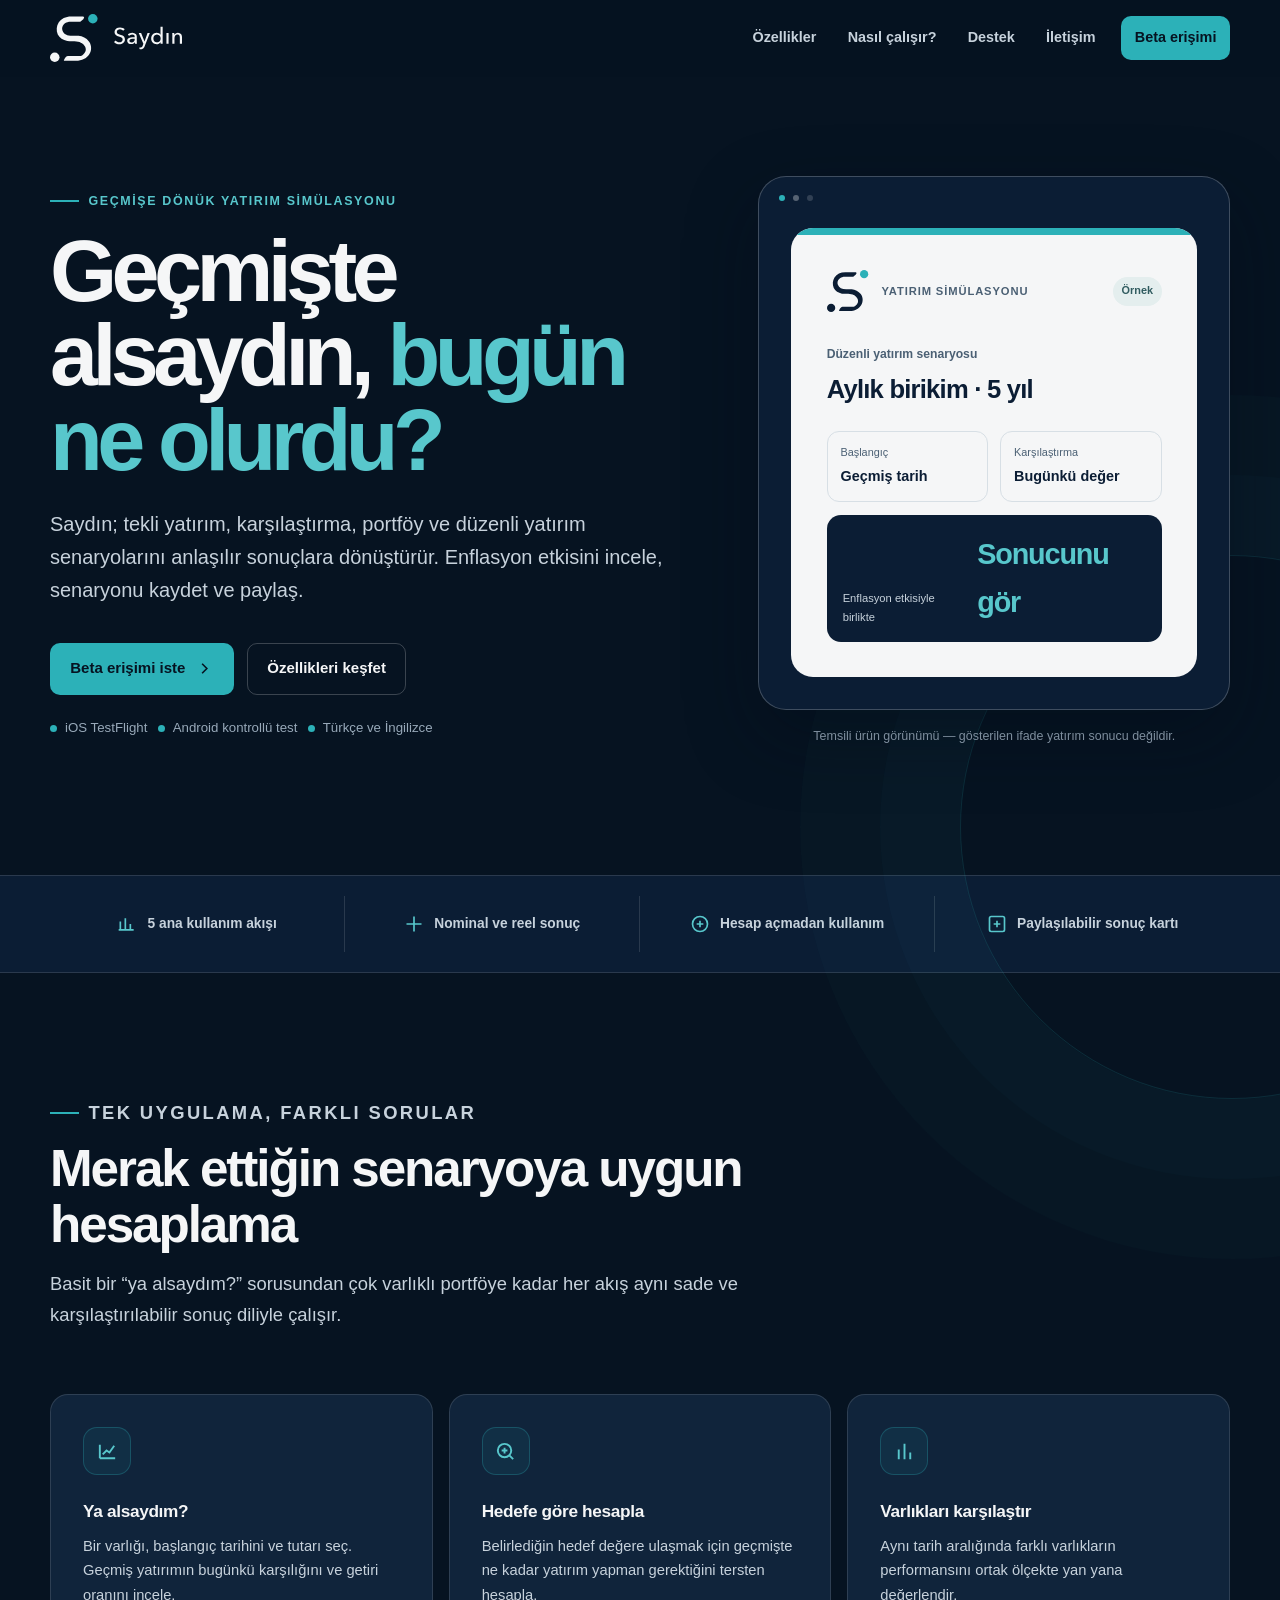
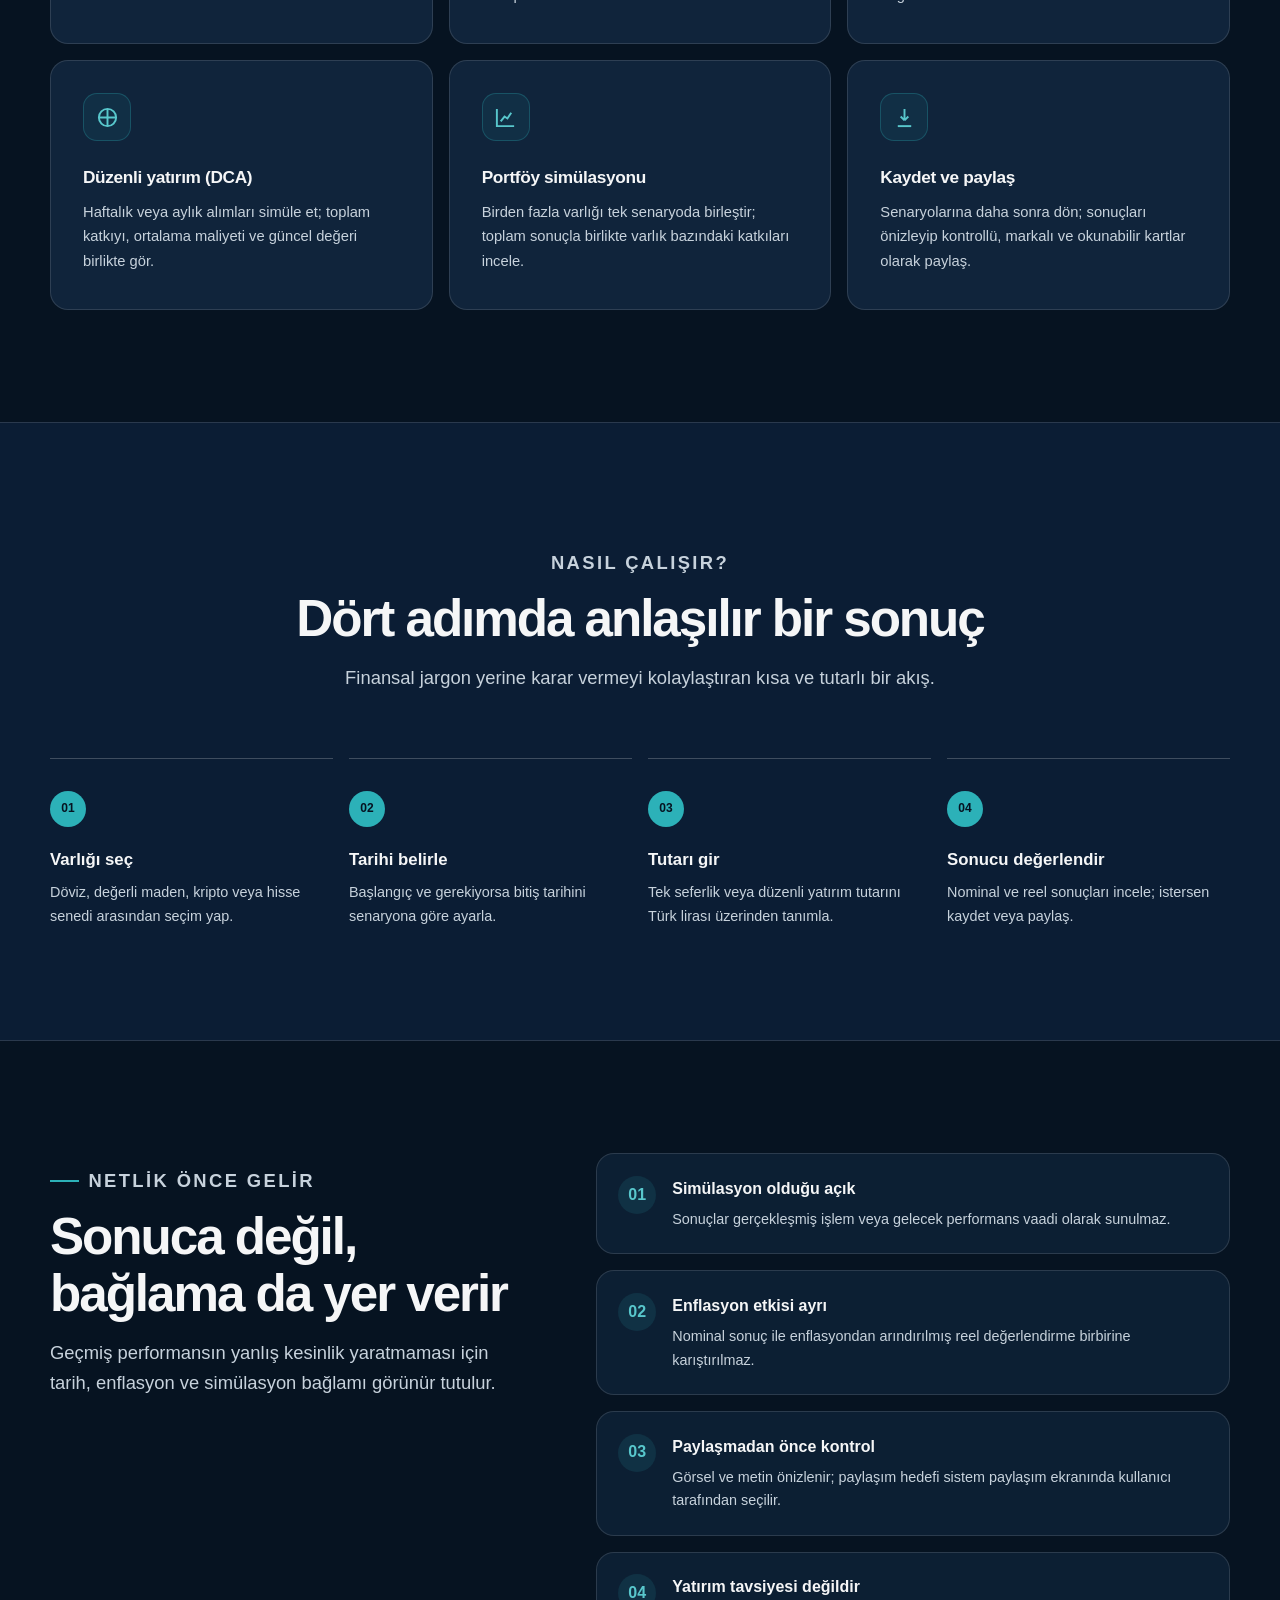
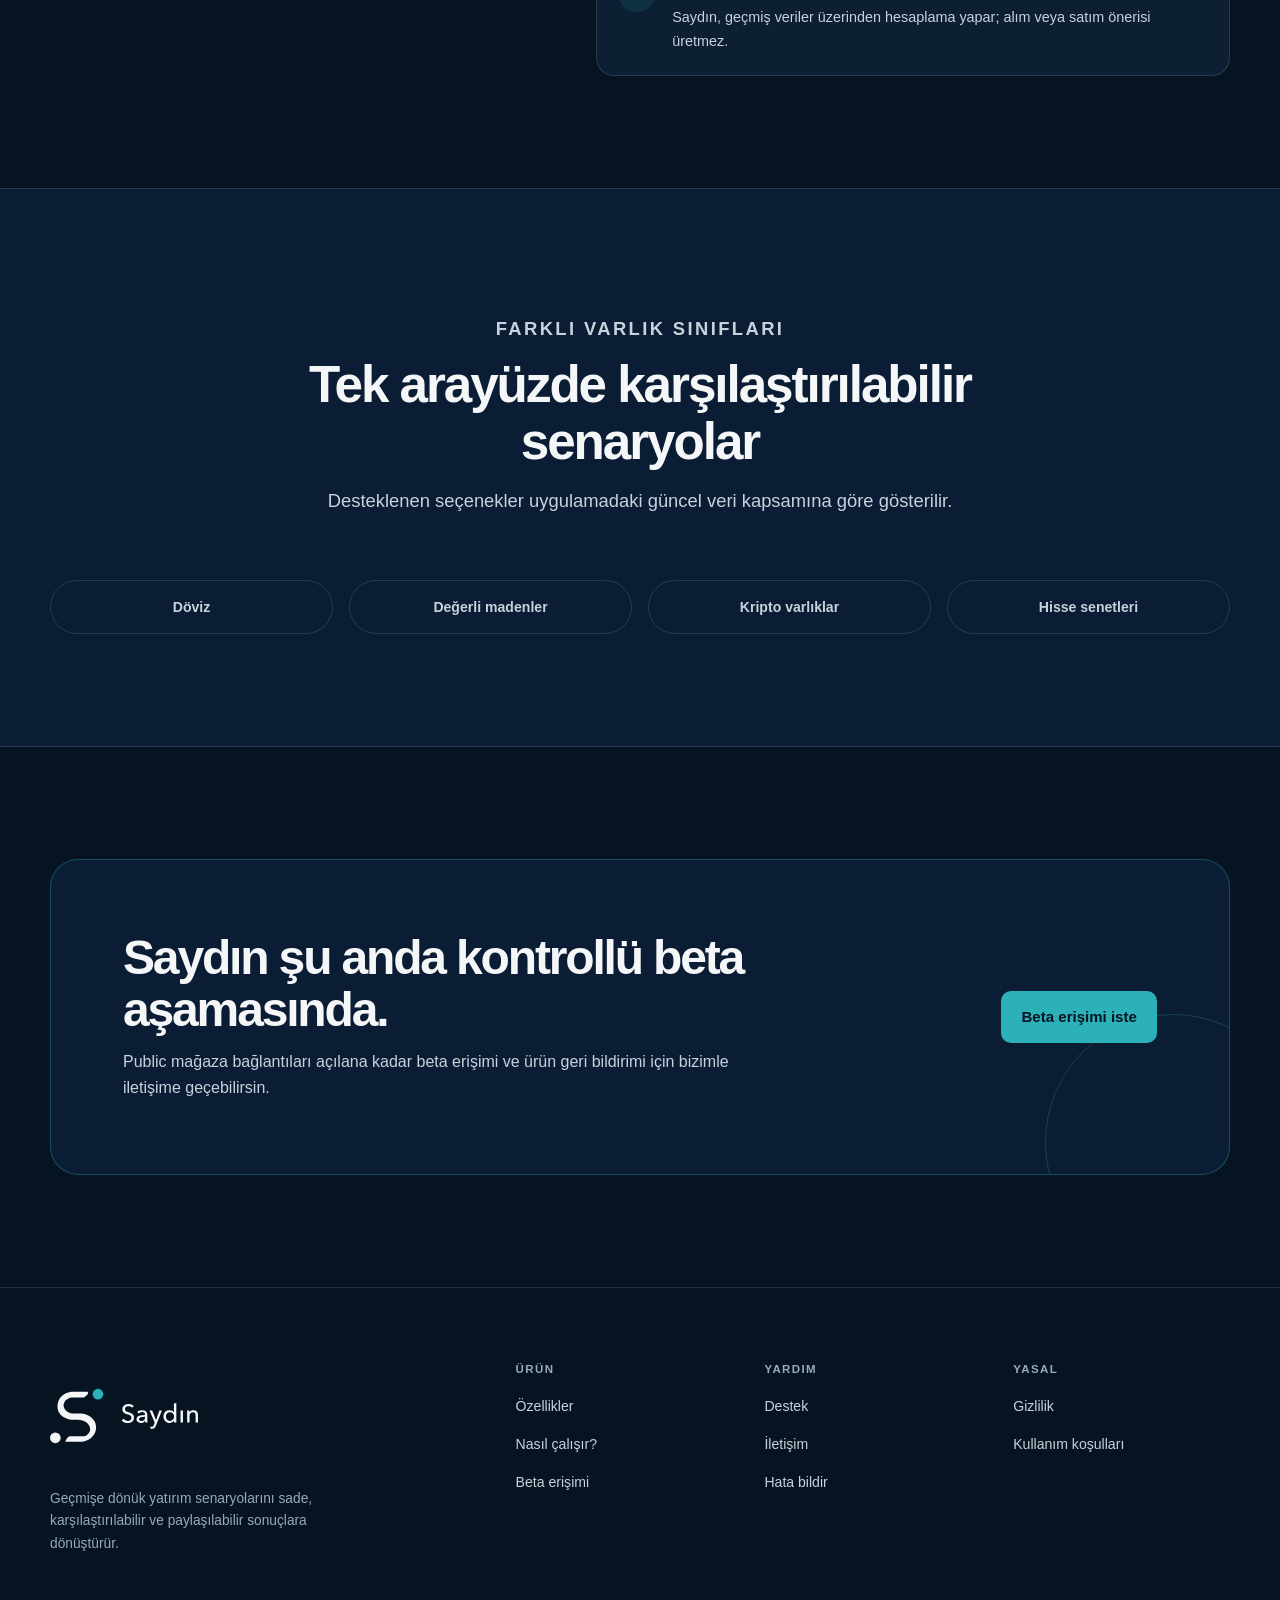
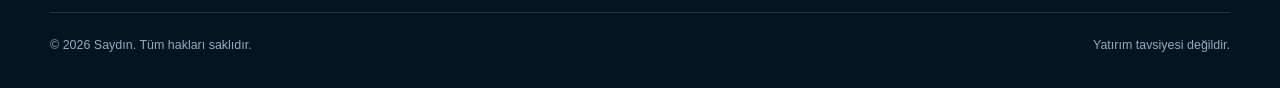
<file: docs/index.html>
<!DOCTYPE html>
<html lang="tr">
<head>
  <meta charset="utf-8">
  <meta name="viewport" content="width=device-width, initial-scale=1">
  <title>Saydın — Geçmiş Yatırımlarını Simüle Et</title>
  <meta name="description" content="Döviz, altın, kripto ve hisse senedinde geçmişe dönük yatırım senaryolarını hesapla, karşılaştır ve paylaş.">
  <meta name="theme-color" content="#0B1D34">
  <meta name="color-scheme" content="dark">
  <link rel="canonical" href="https://cemililik.github.io/Saydin/">
  <link rel="icon" href="assets/brand/saydin-symbol-fullcolor.svg" type="image/svg+xml">
  <link rel="stylesheet" href="css/style.css">
  <script src="js/main.js" defer></script>
</head>
<body>
  <a class="skip-link" href="#main-content">Ana içeriğe geç</a>

  <header class="site-header">
    <nav class="navbar" aria-label="Ana navigasyon">
      <div class="container">
        <a href="index.html" class="nav-brand" aria-label="Saydın ana sayfa" aria-current="page">
          <img src="assets/brand/saydin-logo-horizontal-dark.svg" alt="Saydın" width="305" height="112">
        </a>
        <button class="nav-toggle" type="button" aria-expanded="false" aria-controls="primary-navigation" aria-label="Menüyü aç veya kapat">
          <span class="nav-toggle-lines" aria-hidden="true"></span>
        </button>
        <ul class="nav-menu" id="primary-navigation">
          <li><a href="#ozellikler">Özellikler</a></li>
          <li><a href="#nasil-calisir">Nasıl çalışır?</a></li>
          <li><a href="support.html">Destek</a></li>
          <li><a href="contact.html">İletişim</a></li>
          <li><a class="nav-cta" href="contact.html?subject=Beta%20eri%C5%9Fimi">Beta erişimi</a></li>
        </ul>
      </div>
    </nav>
  </header>

  <main id="main-content">
    <section class="hero" aria-labelledby="hero-title">
      <div class="container hero-grid">
        <div class="hero-copy">
          <p class="eyebrow">Geçmişe dönük yatırım simülasyonu</p>
          <h1 id="hero-title">Geçmişte alsaydın, <strong>bugün ne olurdu?</strong></h1>
          <p class="subtitle">Saydın; tekli yatırım, karşılaştırma, portföy ve düzenli yatırım senaryolarını anlaşılır sonuçlara dönüştürür. Enflasyon etkisini incele, senaryonu kaydet ve paylaş.</p>
          <div class="hero-actions">
            <a href="contact.html?subject=Beta%20eri%C5%9Fimi" class="btn btn-primary">
              Beta erişimi iste
              <svg viewBox="0 0 24 24" fill="none" stroke="currentColor" stroke-width="2" aria-hidden="true"><path d="m9 18 6-6-6-6"/></svg>
            </a>
            <a href="#ozellikler" class="btn btn-secondary">Özellikleri keşfet</a>
          </div>
          <ul class="availability">
            <li>iOS TestFlight</li>
            <li>Android kontrollü test</li>
            <li>Türkçe ve İngilizce</li>
          </ul>
        </div>

        <figure class="hero-visual">
          <div class="visual-shell">
            <div class="result-preview">
              <div class="result-preview-accent"></div>
              <div class="result-preview-body">
                <div class="result-preview-header">
                  <div class="result-preview-brand">
                    <img src="assets/brand/saydin-symbol-fullcolor.svg" alt="" width="112" height="112">
                    <span>Yatırım simülasyonu</span>
                  </div>
                  <span class="preview-label">Örnek</span>
                </div>
                <div class="preview-context">
                  Düzenli yatırım senaryosu
                  <strong>Aylık birikim · 5 yıl</strong>
                </div>
                <div class="preview-metrics">
                  <div class="preview-metric"><span>Başlangıç</span><strong>Geçmiş tarih</strong></div>
                  <div class="preview-metric"><span>Karşılaştırma</span><strong>Bugünkü değer</strong></div>
                </div>
                <div class="preview-outcome">
                  <span>Enflasyon etkisiyle birlikte</span>
                  <strong>Sonucunu gör</strong>
                </div>
              </div>
            </div>
          </div>
          <figcaption>Temsili ürün görünümü — gösterilen ifade yatırım sonucu değildir.</figcaption>
        </figure>
      </div>
    </section>

    <section class="proof-strip" aria-label="Ürün özellikleri özeti">
      <div class="container">
        <ul class="proof-list">
          <li><svg viewBox="0 0 24 24" fill="none" stroke="currentColor" stroke-width="2" aria-hidden="true"><path d="M4 19V9m6 10V5m6 14v-7m4 7H2"/></svg>5 ana kullanım akışı</li>
          <li><svg viewBox="0 0 24 24" fill="none" stroke="currentColor" stroke-width="2" aria-hidden="true"><path d="M12 3v18M3 12h18"/></svg>Nominal ve reel sonuç</li>
          <li><svg viewBox="0 0 24 24" fill="none" stroke="currentColor" stroke-width="2" aria-hidden="true"><path d="M8 12h8m-4-4v8"/><circle cx="12" cy="12" r="9"/></svg>Hesap açmadan kullanım</li>
          <li><svg viewBox="0 0 24 24" fill="none" stroke="currentColor" stroke-width="2" aria-hidden="true"><path d="M8 12h8m-4-4v8"/><path d="M5 3h14a2 2 0 0 1 2 2v14a2 2 0 0 1-2 2H5a2 2 0 0 1-2-2V5a2 2 0 0 1 2-2Z"/></svg>Paylaşılabilir sonuç kartı</li>
        </ul>
      </div>
    </section>

    <section id="ozellikler" class="section" aria-labelledby="features-title">
      <div class="container">
        <div class="section-heading">
          <p class="eyebrow">Tek uygulama, farklı sorular</p>
          <h2 id="features-title">Merak ettiğin senaryoya uygun hesaplama</h2>
          <p>Basit bir “ya alsaydım?” sorusundan çok varlıklı portföye kadar her akış aynı sade ve karşılaştırılabilir sonuç diliyle çalışır.</p>
        </div>

        <div class="features-grid">
          <article class="feature-card">
            <div class="feature-icon"><svg viewBox="0 0 24 24" fill="none" stroke="currentColor" stroke-width="2" aria-hidden="true"><path d="M4 19V5m0 14h16M7 15l4-4 3 2 5-7"/></svg></div>
            <h3>Ya alsaydım?</h3>
            <p>Bir varlığı, başlangıç tarihini ve tutarı seç. Geçmiş yatırımın bugünkü karşılığını ve getiri oranını incele.</p>
          </article>
          <article class="feature-card">
            <div class="feature-icon"><svg viewBox="0 0 24 24" fill="none" stroke="currentColor" stroke-width="2" aria-hidden="true"><circle cx="11" cy="11" r="7"/><path d="m20 20-4-4M8 11h6m-3-3v6"/></svg></div>
            <h3>Hedefe göre hesapla</h3>
            <p>Belirlediğin hedef değere ulaşmak için geçmişte ne kadar yatırım yapman gerektiğini tersten hesapla.</p>
          </article>
          <article class="feature-card">
            <div class="feature-icon"><svg viewBox="0 0 24 24" fill="none" stroke="currentColor" stroke-width="2" aria-hidden="true"><path d="M6 20V10m6 10V4m6 16v-7"/></svg></div>
            <h3>Varlıkları karşılaştır</h3>
            <p>Aynı tarih aralığında farklı varlıkların performansını ortak ölçekte yan yana değerlendir.</p>
          </article>
          <article class="feature-card">
            <div class="feature-icon"><svg viewBox="0 0 24 24" fill="none" stroke="currentColor" stroke-width="2" aria-hidden="true"><path d="M12 3v18M3 12h18"/><circle cx="12" cy="12" r="9"/></svg></div>
            <h3>Düzenli yatırım (DCA)</h3>
            <p>Haftalık veya aylık alımları simüle et; toplam katkıyı, ortalama maliyeti ve güncel değeri birlikte gör.</p>
          </article>
          <article class="feature-card">
            <div class="feature-icon"><svg viewBox="0 0 24 24" fill="none" stroke="currentColor" stroke-width="2" aria-hidden="true"><path d="M3 3v18h18"/><path d="M7 16l4-5 3 2 4-6"/></svg></div>
            <h3>Portföy simülasyonu</h3>
            <p>Birden fazla varlığı tek senaryoda birleştir; toplam sonuçla birlikte varlık bazındaki katkıları incele.</p>
          </article>
          <article class="feature-card">
            <div class="feature-icon"><svg viewBox="0 0 24 24" fill="none" stroke="currentColor" stroke-width="2" aria-hidden="true"><path d="M12 3v12m0 0 4-4m-4 4-4-4"/><path d="M5 21h14"/></svg></div>
            <h3>Kaydet ve paylaş</h3>
            <p>Senaryolarına daha sonra dön; sonuçları önizleyip kontrollü, markalı ve okunabilir kartlar olarak paylaş.</p>
          </article>
        </div>
      </div>
    </section>

    <section id="nasil-calisir" class="section section-muted" aria-labelledby="journey-title">
      <div class="container">
        <div class="section-heading centered">
          <p class="eyebrow">Nasıl çalışır?</p>
          <h2 id="journey-title">Dört adımda anlaşılır bir sonuç</h2>
          <p>Finansal jargon yerine karar vermeyi kolaylaştıran kısa ve tutarlı bir akış.</p>
        </div>
        <div class="journey-grid">
          <article class="journey-step"><h3>Varlığı seç</h3><p>Döviz, değerli maden, kripto veya hisse senedi arasından seçim yap.</p></article>
          <article class="journey-step"><h3>Tarihi belirle</h3><p>Başlangıç ve gerekiyorsa bitiş tarihini senaryona göre ayarla.</p></article>
          <article class="journey-step"><h3>Tutarı gir</h3><p>Tek seferlik veya düzenli yatırım tutarını Türk lirası üzerinden tanımla.</p></article>
          <article class="journey-step"><h3>Sonucu değerlendir</h3><p>Nominal ve reel sonuçları incele; istersen kaydet veya paylaş.</p></article>
        </div>
      </div>
    </section>

    <section class="section" aria-labelledby="principles-title">
      <div class="container principles-layout">
        <div class="section-heading">
          <p class="eyebrow">Netlik önce gelir</p>
          <h2 id="principles-title">Sonuca değil, bağlama da yer verir</h2>
          <p>Geçmiş performansın yanlış kesinlik yaratmaması için tarih, enflasyon ve simülasyon bağlamı görünür tutulur.</p>
        </div>
        <div class="principles-list">
          <article class="principle"><div class="principle-mark" aria-hidden="true">01</div><div><h3>Simülasyon olduğu açık</h3><p>Sonuçlar gerçekleşmiş işlem veya gelecek performans vaadi olarak sunulmaz.</p></div></article>
          <article class="principle"><div class="principle-mark" aria-hidden="true">02</div><div><h3>Enflasyon etkisi ayrı</h3><p>Nominal sonuç ile enflasyondan arındırılmış reel değerlendirme birbirine karıştırılmaz.</p></div></article>
          <article class="principle"><div class="principle-mark" aria-hidden="true">03</div><div><h3>Paylaşmadan önce kontrol</h3><p>Görsel ve metin önizlenir; paylaşım hedefi sistem paylaşım ekranında kullanıcı tarafından seçilir.</p></div></article>
          <article class="principle"><div class="principle-mark" aria-hidden="true">04</div><div><h3>Yatırım tavsiyesi değildir</h3><p>Saydın, geçmiş veriler üzerinden hesaplama yapar; alım veya satım önerisi üretmez.</p></div></article>
        </div>
      </div>
    </section>

    <section class="section section-muted" aria-labelledby="assets-title">
      <div class="container">
        <div class="section-heading centered">
          <p class="eyebrow">Farklı varlık sınıfları</p>
          <h2 id="assets-title">Tek arayüzde karşılaştırılabilir senaryolar</h2>
          <p>Desteklenen seçenekler uygulamadaki güncel veri kapsamına göre gösterilir.</p>
        </div>
        <ul class="asset-grid">
          <li class="asset-chip">Döviz</li>
          <li class="asset-chip">Değerli madenler</li>
          <li class="asset-chip">Kripto varlıklar</li>
          <li class="asset-chip">Hisse senetleri</li>
        </ul>
      </div>
    </section>

    <section class="section" aria-labelledby="cta-title">
      <div class="container">
        <div class="cta-card">
          <div>
            <h2 id="cta-title">Saydın şu anda kontrollü beta aşamasında.</h2>
            <p>Public mağaza bağlantıları açılana kadar beta erişimi ve ürün geri bildirimi için bizimle iletişime geçebilirsin.</p>
          </div>
          <a href="contact.html?subject=Beta%20eri%C5%9Fimi" class="btn btn-primary">Beta erişimi iste</a>
        </div>
      </div>
    </section>
  </main>

  <footer class="footer">
    <div class="container">
      <div class="footer-grid">
        <div class="footer-brand">
          <img src="assets/brand/saydin-logo-horizontal-dark.svg" alt="Saydın" width="305" height="112">
          <p>Geçmişe dönük yatırım senaryolarını sade, karşılaştırılabilir ve paylaşılabilir sonuçlara dönüştürür.</p>
        </div>
        <div class="footer-col"><h2>Ürün</h2><a href="#ozellikler">Özellikler</a><a href="#nasil-calisir">Nasıl çalışır?</a><a href="contact.html?subject=Beta%20eri%C5%9Fimi">Beta erişimi</a></div>
        <div class="footer-col"><h2>Yardım</h2><a href="support.html">Destek</a><a href="contact.html">İletişim</a><a href="https://github.com/cemililik/Saydin.Client/issues" target="_blank" rel="noopener noreferrer">Hata bildir</a></div>
        <div class="footer-col"><h2>Yasal</h2><a href="privacy-policy.html">Gizlilik</a><a href="terms.html">Kullanım koşulları</a></div>
      </div>
      <div class="footer-bottom"><span>© <span data-current-year>2026</span> Saydın. Tüm hakları saklıdır.</span><span>Yatırım tavsiyesi değildir.</span></div>
    </div>
  </footer>
</body>
</html>
</file>
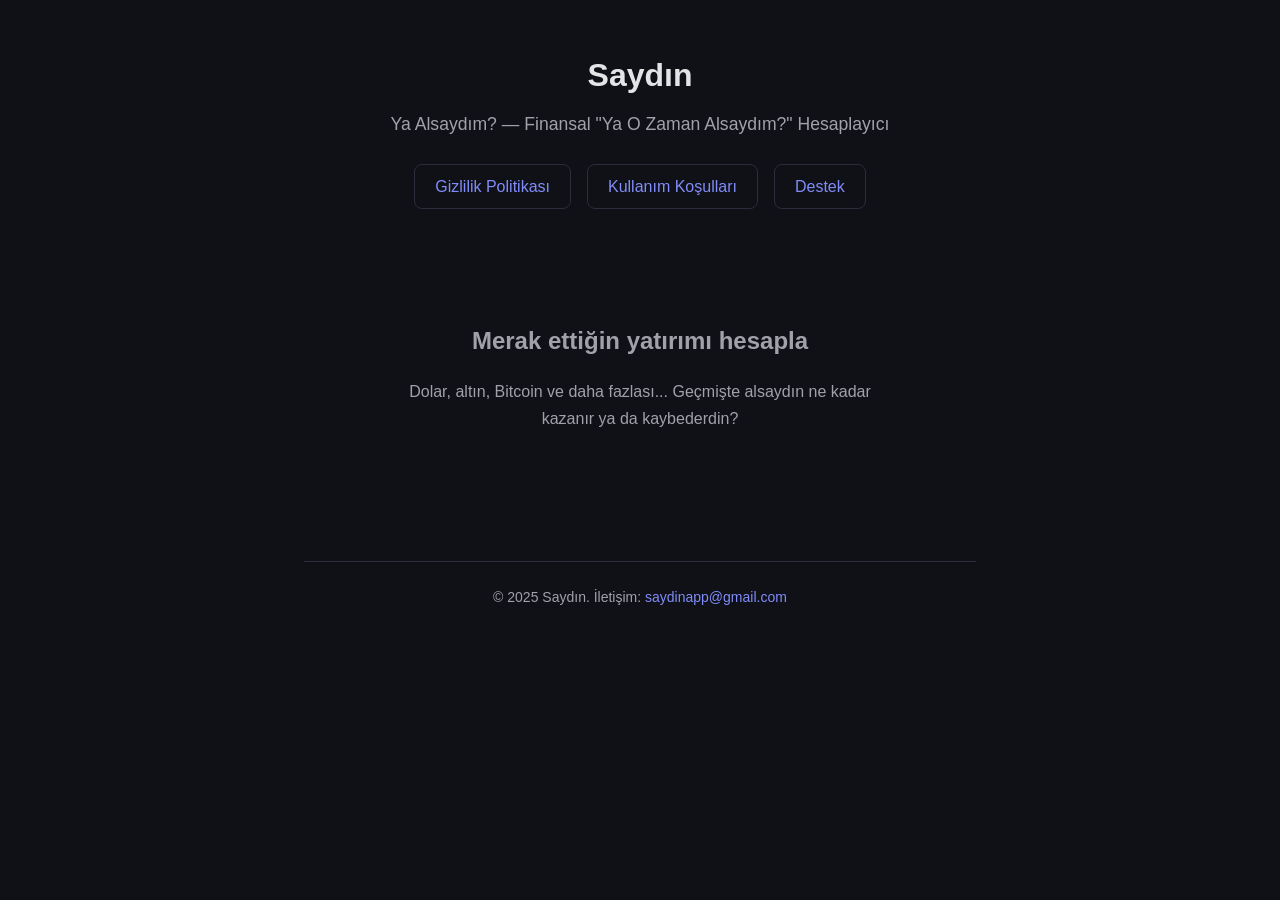
<file: site/index.html>
<!DOCTYPE html>
<html lang="tr">
<head>
    <meta charset="UTF-8">
    <meta name="viewport" content="width=device-width, initial-scale=1.0">
    <title>Saydın — Ya Alsaydım?</title>
    <style>
        :root {
            --bg: #0f1117;
            --surface: #1a1d27;
            --border: #2a2d3a;
            --text: #e4e4e7;
            --text-muted: #a1a1aa;
            --accent: #6366f1;
            --accent-light: #818cf8;
        }
        * { margin: 0; padding: 0; box-sizing: border-box; }
        body {
            font-family: -apple-system, BlinkMacSystemFont, 'Segoe UI', Roboto, sans-serif;
            background: var(--bg);
            color: var(--text);
            line-height: 1.7;
        }
        .container {
            max-width: 720px;
            margin: 0 auto;
            padding: 48px 24px;
        }
        header {
            text-align: center;
            margin-bottom: 48px;
        }
        header h1 {
            font-size: 2rem;
            font-weight: 700;
            margin-bottom: 8px;
        }
        header p {
            color: var(--text-muted);
            font-size: 1.1rem;
        }
        nav {
            display: flex;
            gap: 16px;
            justify-content: center;
            margin-top: 24px;
        }
        nav a {
            color: var(--accent-light);
            text-decoration: none;
            padding: 8px 20px;
            border: 1px solid var(--border);
            border-radius: 8px;
            transition: all 0.2s;
        }
        nav a:hover {
            background: var(--surface);
            border-color: var(--accent);
        }
        .hero {
            text-align: center;
            padding: 64px 0;
        }
        .hero h2 {
            font-size: 1.5rem;
            margin-bottom: 16px;
            color: var(--text-muted);
        }
        .hero p {
            color: var(--text-muted);
            max-width: 500px;
            margin: 0 auto;
        }
        footer {
            text-align: center;
            margin-top: 64px;
            padding-top: 24px;
            border-top: 1px solid var(--border);
            color: var(--text-muted);
            font-size: 0.875rem;
        }
        footer a { color: var(--accent-light); text-decoration: none; }
    </style>
</head>
<body>
    <div class="container">
        <header>
            <h1>Saydın</h1>
            <p>Ya Alsaydım? — Finansal "Ya O Zaman Alsaydım?" Hesaplayıcı</p>
            <nav>
                <a href="privacy-policy.html">Gizlilik Politikası</a>
                <a href="terms.html">Kullanım Koşulları</a>
                <a href="support.html">Destek</a>
            </nav>
        </header>

        <div class="hero">
            <h2>Merak ettiğin yatırımı hesapla</h2>
            <p>Dolar, altın, Bitcoin ve daha fazlası... Geçmişte alsaydın ne kadar kazanır ya da kaybederdin?</p>
        </div>

        <footer>
            <p>&copy; 2025 Saydın. İletişim: <a href="mailto:saydinapp@gmail.com">saydinapp@gmail.com</a></p>
        </footer>
    </div>
</body>
</html>
</file>
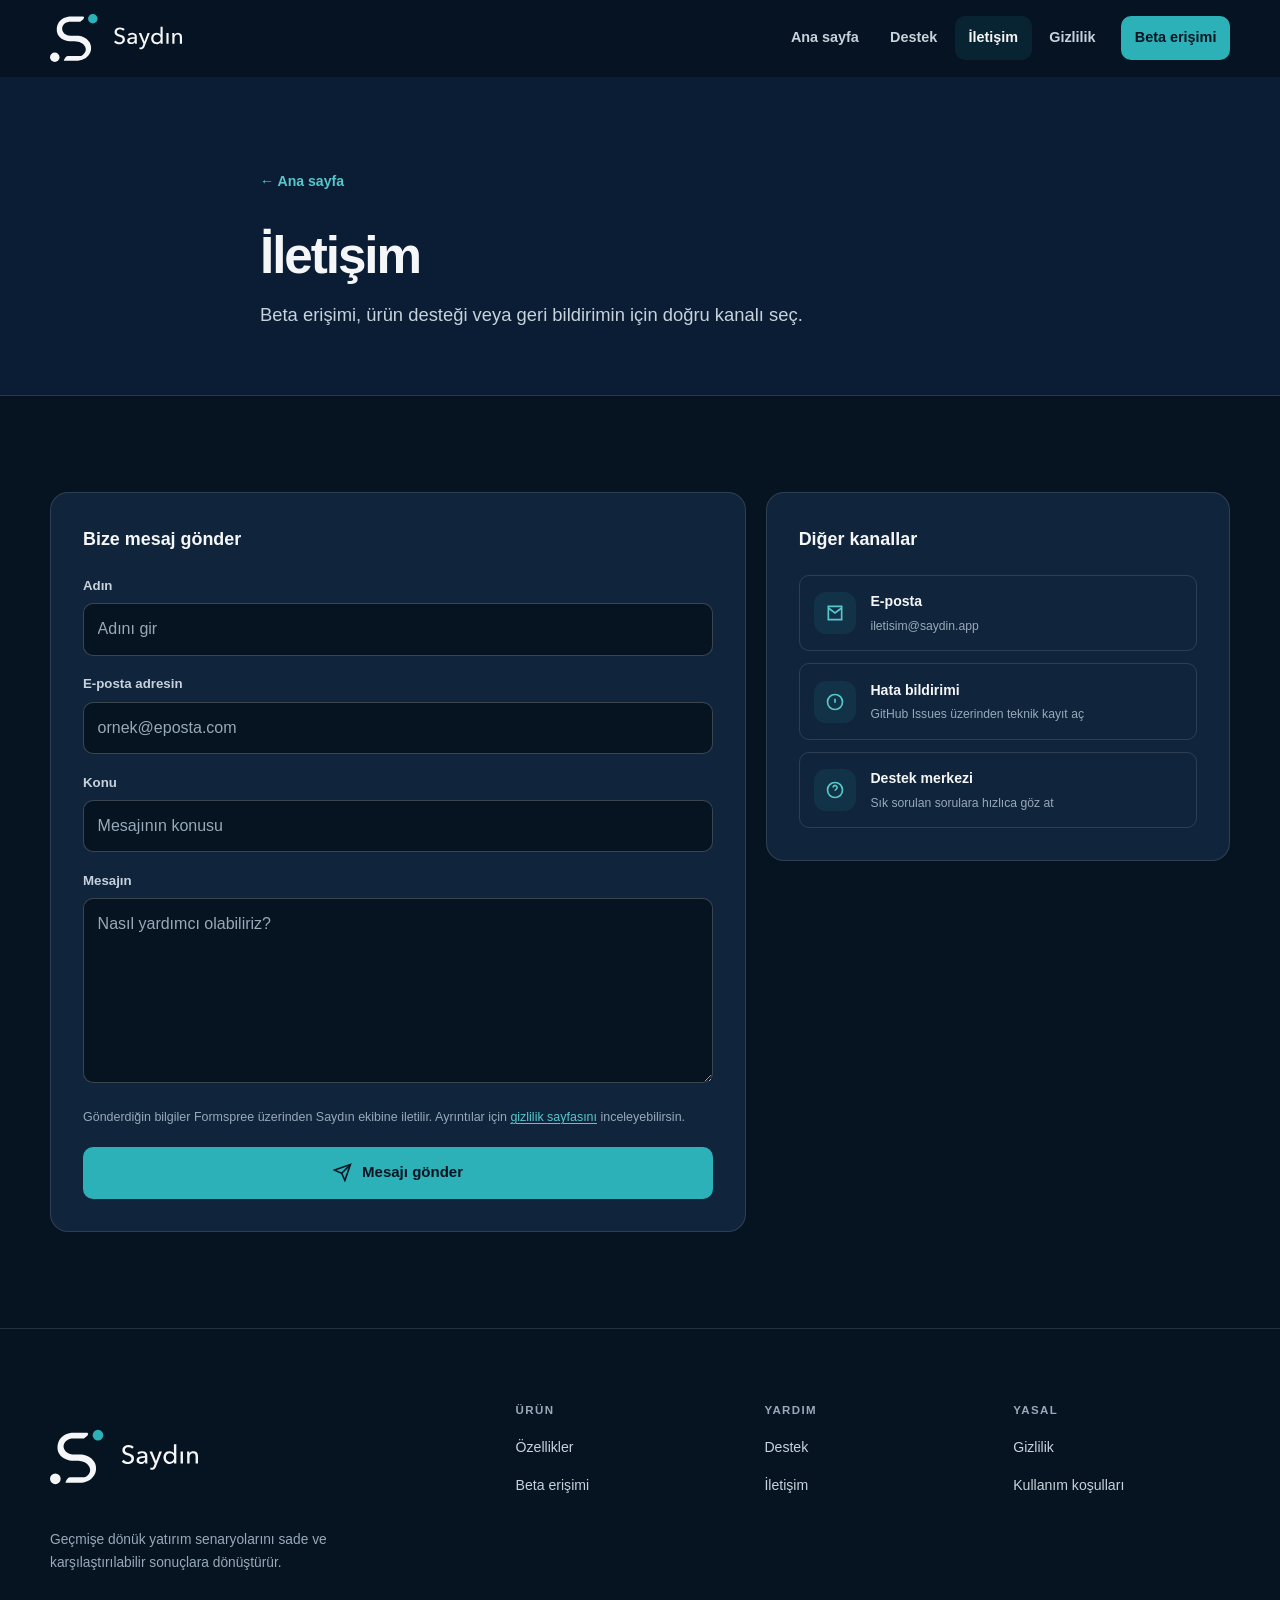
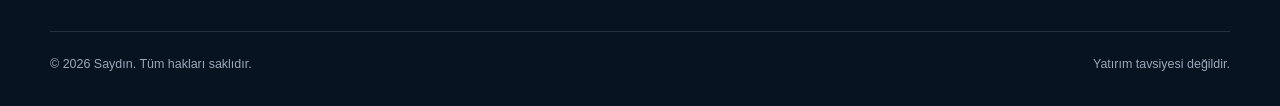
<file: docs/contact.html>
<!DOCTYPE html>
<html lang="tr">
<head>
  <meta charset="utf-8">
  <meta name="viewport" content="width=device-width, initial-scale=1">
  <title>İletişim — Saydın</title>
  <meta name="description" content="Saydın beta erişimi, ürün desteği ve geri bildirim için iletişim kanalları.">
  <meta name="theme-color" content="#0B1D34">
  <meta name="color-scheme" content="dark">
  <link rel="canonical" href="https://cemililik.github.io/Saydin/contact.html">
  <link rel="icon" href="assets/brand/saydin-symbol-fullcolor.svg" type="image/svg+xml">
  <link rel="stylesheet" href="css/style.css">
  <script src="js/main.js" defer></script>
</head>
<body>
  <a class="skip-link" href="#main-content">Ana içeriğe geç</a>
  <header class="site-header">
    <nav class="navbar" aria-label="Ana navigasyon">
      <div class="container">
        <a href="index.html" class="nav-brand" aria-label="Saydın ana sayfa"><img src="assets/brand/saydin-logo-horizontal-dark.svg" alt="Saydın" width="305" height="112"></a>
        <button class="nav-toggle" type="button" aria-expanded="false" aria-controls="primary-navigation" aria-label="Menüyü aç veya kapat"><span class="nav-toggle-lines" aria-hidden="true"></span></button>
        <ul class="nav-menu" id="primary-navigation">
          <li><a href="index.html">Ana sayfa</a></li><li><a href="support.html">Destek</a></li><li><a href="contact.html" aria-current="page">İletişim</a></li><li><a href="privacy-policy.html">Gizlilik</a></li><li><a class="nav-cta" href="contact.html?subject=Beta%20eri%C5%9Fimi">Beta erişimi</a></li>
        </ul>
      </div>
    </nav>
  </header>

  <main id="main-content">
    <section class="page-hero" aria-labelledby="page-title">
      <div class="container-narrow"><a class="back-link" href="index.html">← Ana sayfa</a><h1 id="page-title">İletişim</h1><p>Beta erişimi, ürün desteği veya geri bildirimin için doğru kanalı seç.</p></div>
    </section>

    <section class="contact-page">
      <div class="container">
        <div class="contact-grid">
          <div class="contact-form-card">
            <h2>Bize mesaj gönder</h2>
            <form id="contact-form" action="https://formspree.io/f/xzdyekjq" method="post">
              <input type="hidden" name="_subject" id="form-subject" value="Saydın iletişim formu">
              <div class="form-group"><label for="name">Adın</label><input type="text" id="name" name="name" autocomplete="name" maxlength="80" required placeholder="Adını gir"></div>
              <div class="form-group"><label for="email">E-posta adresin</label><input type="email" id="email" name="email" autocomplete="email" maxlength="160" required placeholder="ornek@eposta.com"></div>
              <div class="form-group"><label for="subject">Konu</label><input type="text" id="subject" name="subject" maxlength="120" required placeholder="Mesajının konusu"></div>
              <div class="form-group"><label for="message">Mesajın</label><textarea id="message" name="message" rows="6" maxlength="3000" required placeholder="Nasıl yardımcı olabiliriz?"></textarea></div>
              <p class="form-note">Gönderdiğin bilgiler Formspree üzerinden Saydın ekibine iletilir. Ayrıntılar için <a href="privacy-policy.html">gizlilik sayfasını</a> inceleyebilirsin.</p>
              <button type="submit" class="btn btn-primary form-submit"><svg viewBox="0 0 24 24" fill="none" stroke="currentColor" stroke-width="2" aria-hidden="true"><path d="m22 2-7 20-4-9-9-4Z"/><path d="M22 2 11 13"/></svg><span class="button-label">Mesajı gönder</span></button>
              <div id="form-status" class="form-status" role="status" aria-live="polite" hidden></div>
            </form>
          </div>

          <aside class="contact-channels" aria-labelledby="channels-title">
            <h2 id="channels-title">Diğer kanallar</h2>
            <div class="channel-list">
              <a href="mailto:iletisim@saydin.app" class="channel-item"><span class="channel-icon"><svg viewBox="0 0 24 24" fill="none" stroke="currentColor" stroke-width="2" aria-hidden="true"><path d="M4 4h16v16H4z"/><path d="m4 6 8 6 8-6"/></svg></span><span class="channel-text"><strong>E-posta</strong><span>iletisim@saydin.app</span></span></a>
              <a href="https://github.com/cemililik/Saydin.Client/issues" target="_blank" rel="noopener noreferrer" class="channel-item"><span class="channel-icon"><svg viewBox="0 0 24 24" fill="none" stroke="currentColor" stroke-width="2" aria-hidden="true"><circle cx="12" cy="12" r="9"/><path d="M12 8v5m0 3h.01"/></svg></span><span class="channel-text"><strong>Hata bildirimi</strong><span>GitHub Issues üzerinden teknik kayıt aç</span></span></a>
              <a href="support.html" class="channel-item"><span class="channel-icon"><svg viewBox="0 0 24 24" fill="none" stroke="currentColor" stroke-width="2" aria-hidden="true"><circle cx="12" cy="12" r="9"/><path d="M9.7 9a2.4 2.4 0 1 1 3.8 1.9c-.9.6-1.5 1.1-1.5 2.1m0 3h.01"/></svg></span><span class="channel-text"><strong>Destek merkezi</strong><span>Sık sorulan sorulara hızlıca göz at</span></span></a>
            </div>
          </aside>
        </div>
      </div>
    </section>
  </main>

  <footer class="footer"><div class="container"><div class="footer-grid"><div class="footer-brand"><img src="assets/brand/saydin-logo-horizontal-dark.svg" alt="Saydın" width="305" height="112"><p>Geçmişe dönük yatırım senaryolarını sade ve karşılaştırılabilir sonuçlara dönüştürür.</p></div><div class="footer-col"><h2>Ürün</h2><a href="index.html#ozellikler">Özellikler</a><a href="contact.html?subject=Beta%20eri%C5%9Fimi">Beta erişimi</a></div><div class="footer-col"><h2>Yardım</h2><a href="support.html">Destek</a><a href="contact.html">İletişim</a></div><div class="footer-col"><h2>Yasal</h2><a href="privacy-policy.html">Gizlilik</a><a href="terms.html">Kullanım koşulları</a></div></div><div class="footer-bottom"><span>© <span data-current-year>2026</span> Saydın. Tüm hakları saklıdır.</span><span>Yatırım tavsiyesi değildir.</span></div></div></footer>
</body>
</html>
</file>
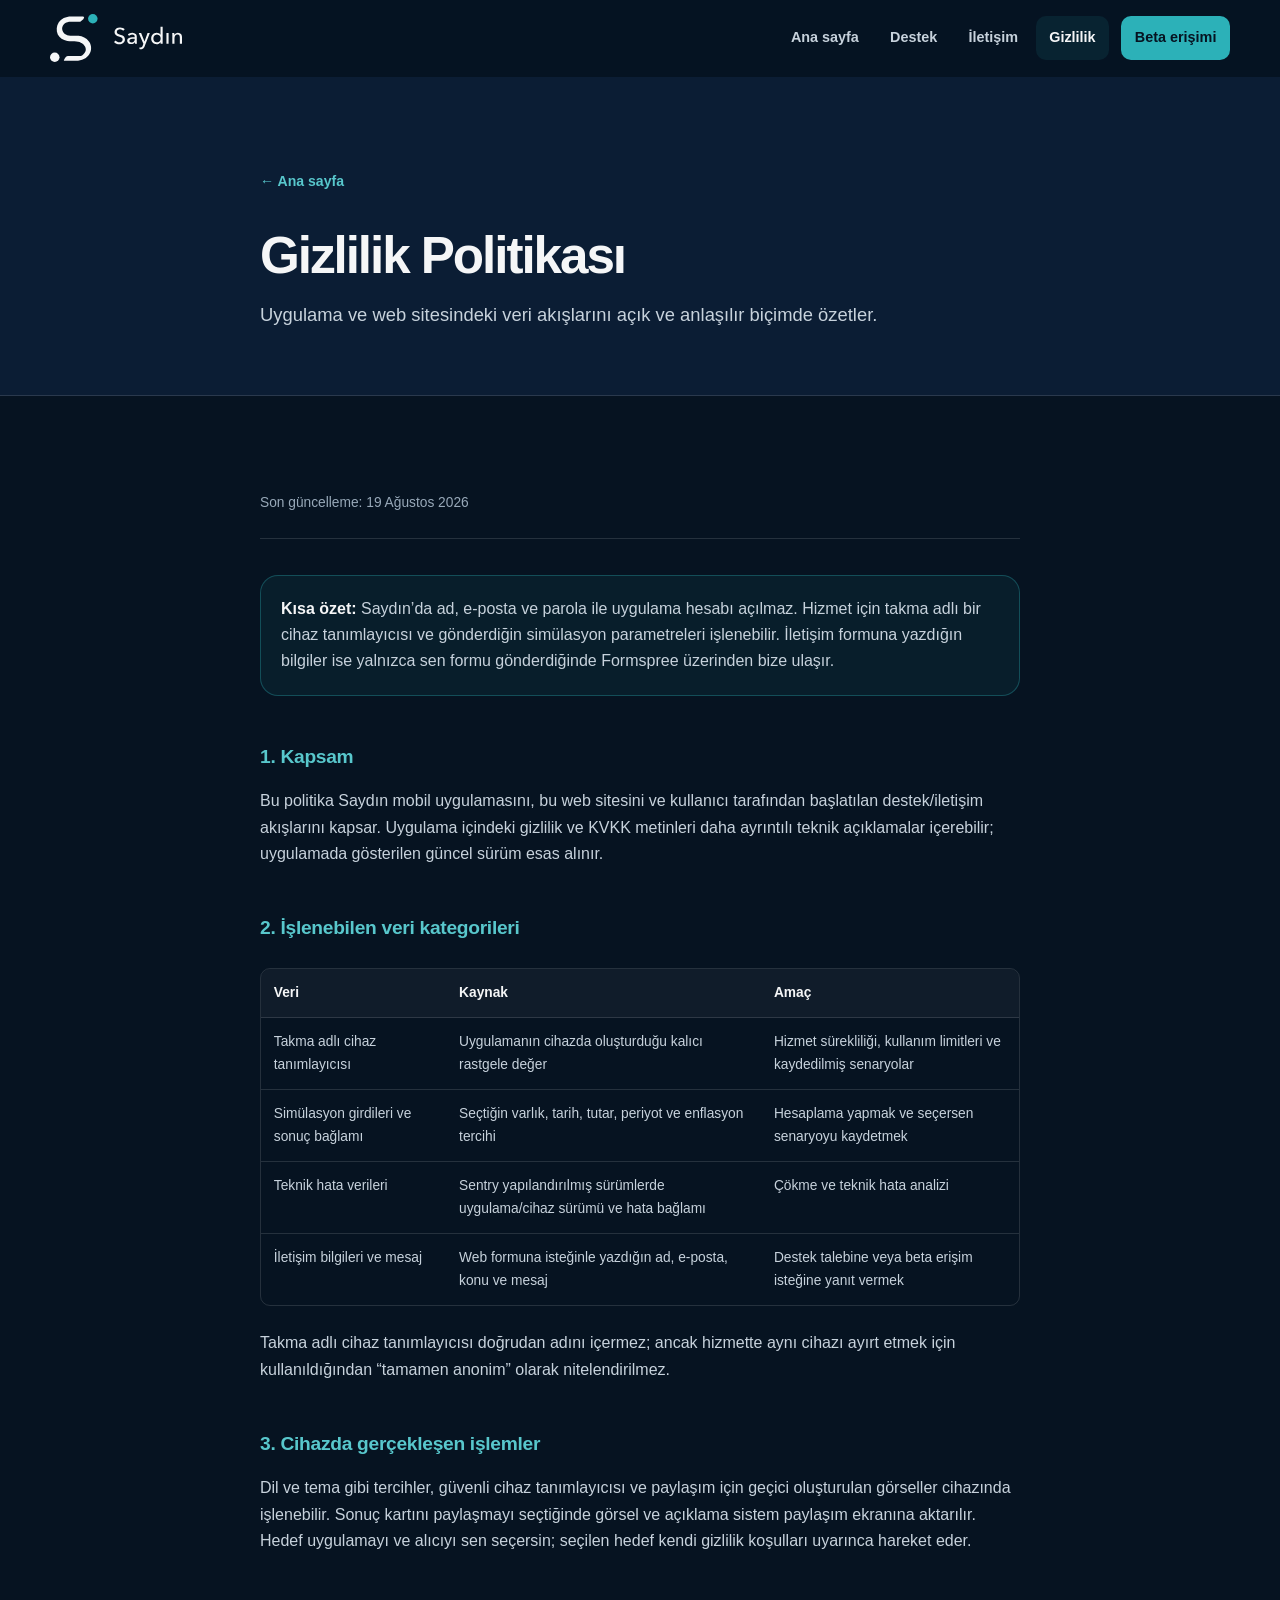
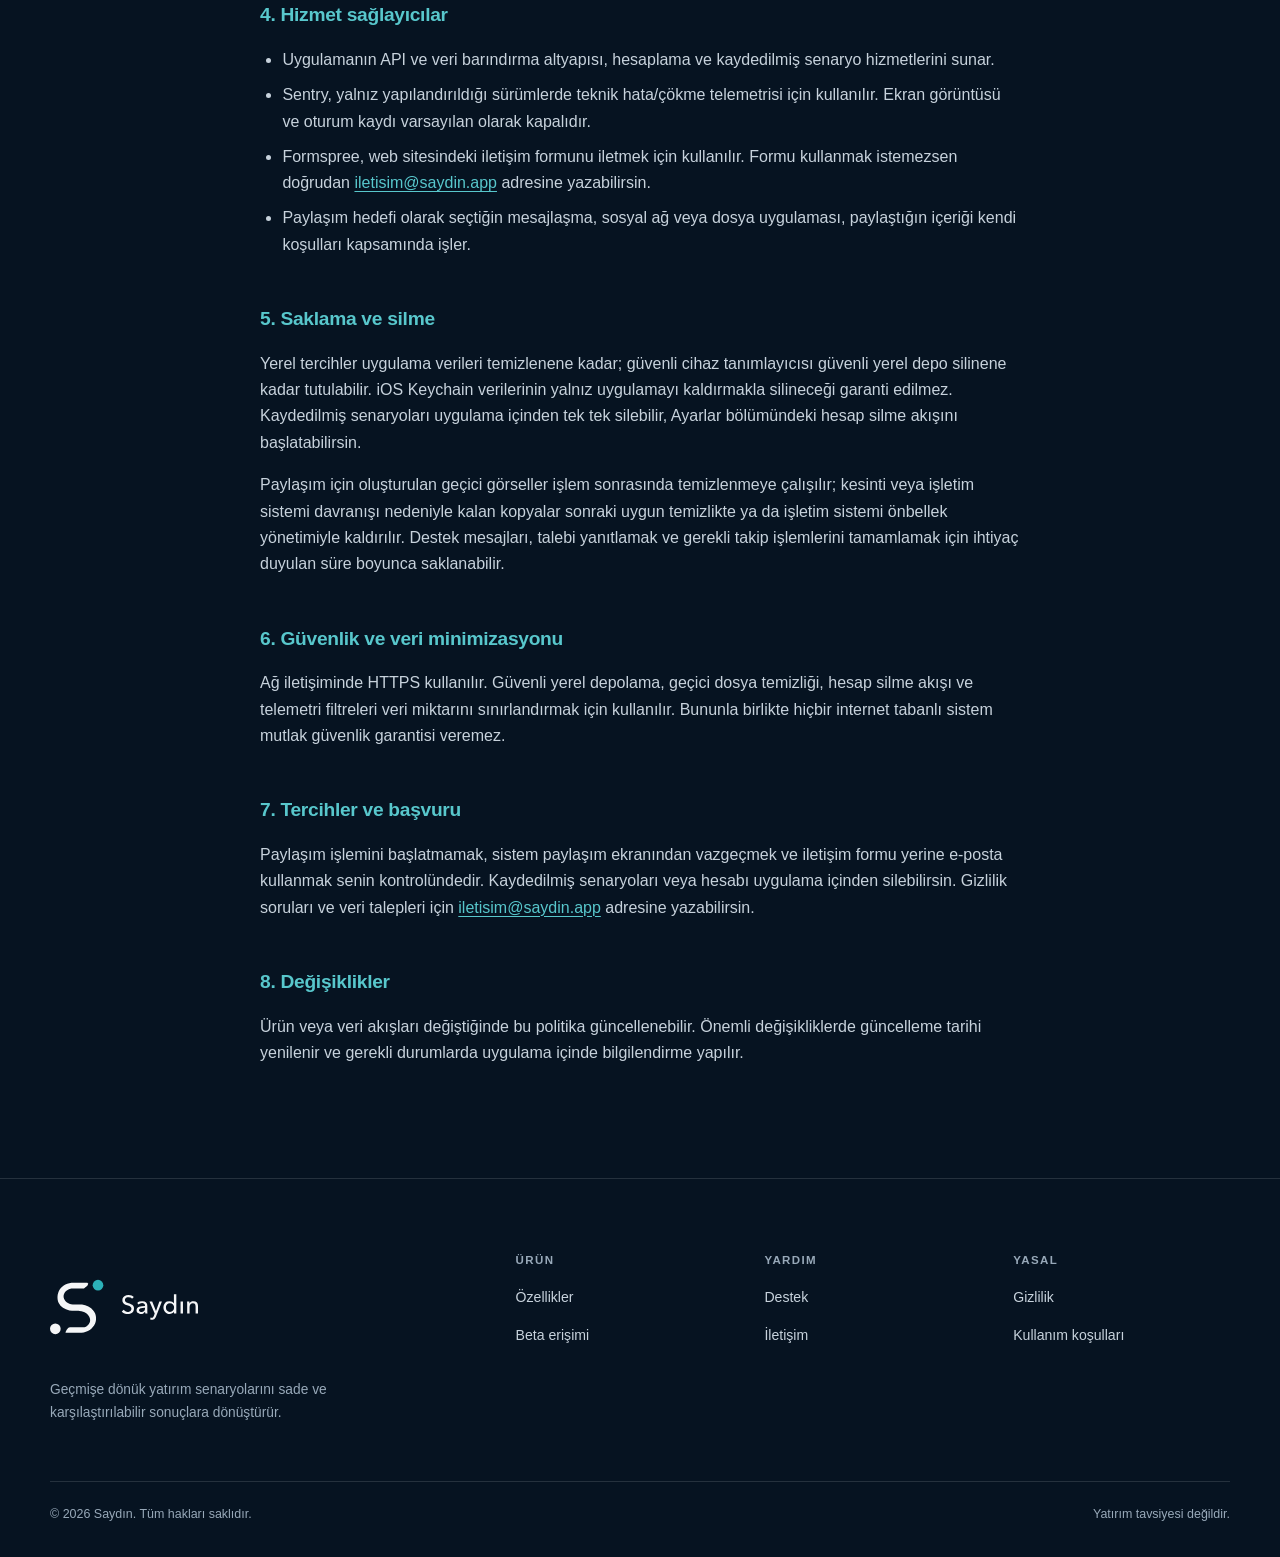
<file: docs/privacy-policy.html>
<!DOCTYPE html>
<html lang="tr">
<head>
  <meta charset="utf-8"><meta name="viewport" content="width=device-width, initial-scale=1">
  <title>Gizlilik Politikası — Saydın</title>
  <meta name="description" content="Saydın uygulaması ve web sitesindeki veri işleme akışlarının özeti.">
  <meta name="theme-color" content="#0B1D34"><meta name="color-scheme" content="dark">
  <link rel="canonical" href="https://cemililik.github.io/Saydin/privacy-policy.html">
  <link rel="icon" href="assets/brand/saydin-symbol-fullcolor.svg" type="image/svg+xml">
  <link rel="stylesheet" href="css/style.css"><script src="js/main.js" defer></script>
</head>
<body>
  <a class="skip-link" href="#main-content">Ana içeriğe geç</a>
  <header class="site-header"><nav class="navbar" aria-label="Ana navigasyon"><div class="container">
    <a href="index.html" class="nav-brand" aria-label="Saydın ana sayfa"><img src="assets/brand/saydin-logo-horizontal-dark.svg" alt="Saydın" width="305" height="112"></a>
    <button class="nav-toggle" type="button" aria-expanded="false" aria-controls="primary-navigation" aria-label="Menüyü aç veya kapat"><span class="nav-toggle-lines" aria-hidden="true"></span></button>
    <ul class="nav-menu" id="primary-navigation"><li><a href="index.html">Ana sayfa</a></li><li><a href="support.html">Destek</a></li><li><a href="contact.html">İletişim</a></li><li><a href="privacy-policy.html" aria-current="page">Gizlilik</a></li><li><a class="nav-cta" href="contact.html?subject=Beta%20eri%C5%9Fimi">Beta erişimi</a></li></ul>
  </div></nav></header>

  <main id="main-content">
    <section class="page-hero" aria-labelledby="page-title"><div class="container-narrow"><a class="back-link" href="index.html">← Ana sayfa</a><h1 id="page-title">Gizlilik Politikası</h1><p>Uygulama ve web sitesindeki veri akışlarını açık ve anlaşılır biçimde özetler.</p></div></section>
    <article class="legal-page"><div class="container-narrow">
      <p class="updated">Son güncelleme: 19 Ağustos 2026</p>
      <div class="highlight-box"><p><strong>Kısa özet:</strong> Saydın’da ad, e-posta ve parola ile uygulama hesabı açılmaz. Hizmet için takma adlı bir cihaz tanımlayıcısı ve gönderdiğin simülasyon parametreleri işlenebilir. İletişim formuna yazdığın bilgiler ise yalnızca sen formu gönderdiğinde Formspree üzerinden bize ulaşır.</p></div>

      <h2>1. Kapsam</h2>
      <p>Bu politika Saydın mobil uygulamasını, bu web sitesini ve kullanıcı tarafından başlatılan destek/iletişim akışlarını kapsar. Uygulama içindeki gizlilik ve KVKK metinleri daha ayrıntılı teknik açıklamalar içerebilir; uygulamada gösterilen güncel sürüm esas alınır.</p>

      <h2>2. İşlenebilen veri kategorileri</h2>
      <div class="table-wrap"><table><thead><tr><th>Veri</th><th>Kaynak</th><th>Amaç</th></tr></thead><tbody>
        <tr><td>Takma adlı cihaz tanımlayıcısı</td><td>Uygulamanın cihazda oluşturduğu kalıcı rastgele değer</td><td>Hizmet sürekliliği, kullanım limitleri ve kaydedilmiş senaryolar</td></tr>
        <tr><td>Simülasyon girdileri ve sonuç bağlamı</td><td>Seçtiğin varlık, tarih, tutar, periyot ve enflasyon tercihi</td><td>Hesaplama yapmak ve seçersen senaryoyu kaydetmek</td></tr>
        <tr><td>Teknik hata verileri</td><td>Sentry yapılandırılmış sürümlerde uygulama/cihaz sürümü ve hata bağlamı</td><td>Çökme ve teknik hata analizi</td></tr>
        <tr><td>İletişim bilgileri ve mesaj</td><td>Web formuna isteğinle yazdığın ad, e-posta, konu ve mesaj</td><td>Destek talebine veya beta erişim isteğine yanıt vermek</td></tr>
      </tbody></table></div>
      <p>Takma adlı cihaz tanımlayıcısı doğrudan adını içermez; ancak hizmette aynı cihazı ayırt etmek için kullanıldığından “tamamen anonim” olarak nitelendirilmez.</p>

      <h2>3. Cihazda gerçekleşen işlemler</h2>
      <p>Dil ve tema gibi tercihler, güvenli cihaz tanımlayıcısı ve paylaşım için geçici oluşturulan görseller cihazında işlenebilir. Sonuç kartını paylaşmayı seçtiğinde görsel ve açıklama sistem paylaşım ekranına aktarılır. Hedef uygulamayı ve alıcıyı sen seçersin; seçilen hedef kendi gizlilik koşulları uyarınca hareket eder.</p>

      <h2>4. Hizmet sağlayıcılar</h2>
      <ul>
        <li>Uygulamanın API ve veri barındırma altyapısı, hesaplama ve kaydedilmiş senaryo hizmetlerini sunar.</li>
        <li>Sentry, yalnız yapılandırıldığı sürümlerde teknik hata/çökme telemetrisi için kullanılır. Ekran görüntüsü ve oturum kaydı varsayılan olarak kapalıdır.</li>
        <li>Formspree, web sitesindeki iletişim formunu iletmek için kullanılır. Formu kullanmak istemezsen doğrudan <a href="mailto:iletisim@saydin.app">iletisim@saydin.app</a> adresine yazabilirsin.</li>
        <li>Paylaşım hedefi olarak seçtiğin mesajlaşma, sosyal ağ veya dosya uygulaması, paylaştığın içeriği kendi koşulları kapsamında işler.</li>
      </ul>

      <h2>5. Saklama ve silme</h2>
      <p>Yerel tercihler uygulama verileri temizlenene kadar; güvenli cihaz tanımlayıcısı güvenli yerel depo silinene kadar tutulabilir. iOS Keychain verilerinin yalnız uygulamayı kaldırmakla silineceği garanti edilmez. Kaydedilmiş senaryoları uygulama içinden tek tek silebilir, Ayarlar bölümündeki hesap silme akışını başlatabilirsin.</p>
      <p>Paylaşım için oluşturulan geçici görseller işlem sonrasında temizlenmeye çalışılır; kesinti veya işletim sistemi davranışı nedeniyle kalan kopyalar sonraki uygun temizlikte ya da işletim sistemi önbellek yönetimiyle kaldırılır. Destek mesajları, talebi yanıtlamak ve gerekli takip işlemlerini tamamlamak için ihtiyaç duyulan süre boyunca saklanabilir.</p>

      <h2>6. Güvenlik ve veri minimizasyonu</h2>
      <p>Ağ iletişiminde HTTPS kullanılır. Güvenli yerel depolama, geçici dosya temizliği, hesap silme akışı ve telemetri filtreleri veri miktarını sınırlandırmak için kullanılır. Bununla birlikte hiçbir internet tabanlı sistem mutlak güvenlik garantisi veremez.</p>

      <h2>7. Tercihler ve başvuru</h2>
      <p>Paylaşım işlemini başlatmamak, sistem paylaşım ekranından vazgeçmek ve iletişim formu yerine e-posta kullanmak senin kontrolündedir. Kaydedilmiş senaryoları veya hesabı uygulama içinden silebilirsin. Gizlilik soruları ve veri talepleri için <a href="mailto:iletisim@saydin.app">iletisim@saydin.app</a> adresine yazabilirsin.</p>

      <h2>8. Değişiklikler</h2>
      <p>Ürün veya veri akışları değiştiğinde bu politika güncellenebilir. Önemli değişikliklerde güncelleme tarihi yenilenir ve gerekli durumlarda uygulama içinde bilgilendirme yapılır.</p>
    </div></article>
  </main>

  <footer class="footer"><div class="container"><div class="footer-grid"><div class="footer-brand"><img src="assets/brand/saydin-logo-horizontal-dark.svg" alt="Saydın" width="305" height="112"><p>Geçmişe dönük yatırım senaryolarını sade ve karşılaştırılabilir sonuçlara dönüştürür.</p></div><div class="footer-col"><h2>Ürün</h2><a href="index.html#ozellikler">Özellikler</a><a href="contact.html?subject=Beta%20eri%C5%9Fimi">Beta erişimi</a></div><div class="footer-col"><h2>Yardım</h2><a href="support.html">Destek</a><a href="contact.html">İletişim</a></div><div class="footer-col"><h2>Yasal</h2><a href="privacy-policy.html">Gizlilik</a><a href="terms.html">Kullanım koşulları</a></div></div><div class="footer-bottom"><span>© <span data-current-year>2026</span> Saydın. Tüm hakları saklıdır.</span><span>Yatırım tavsiyesi değildir.</span></div></div></footer>
</body>
</html>
</file>
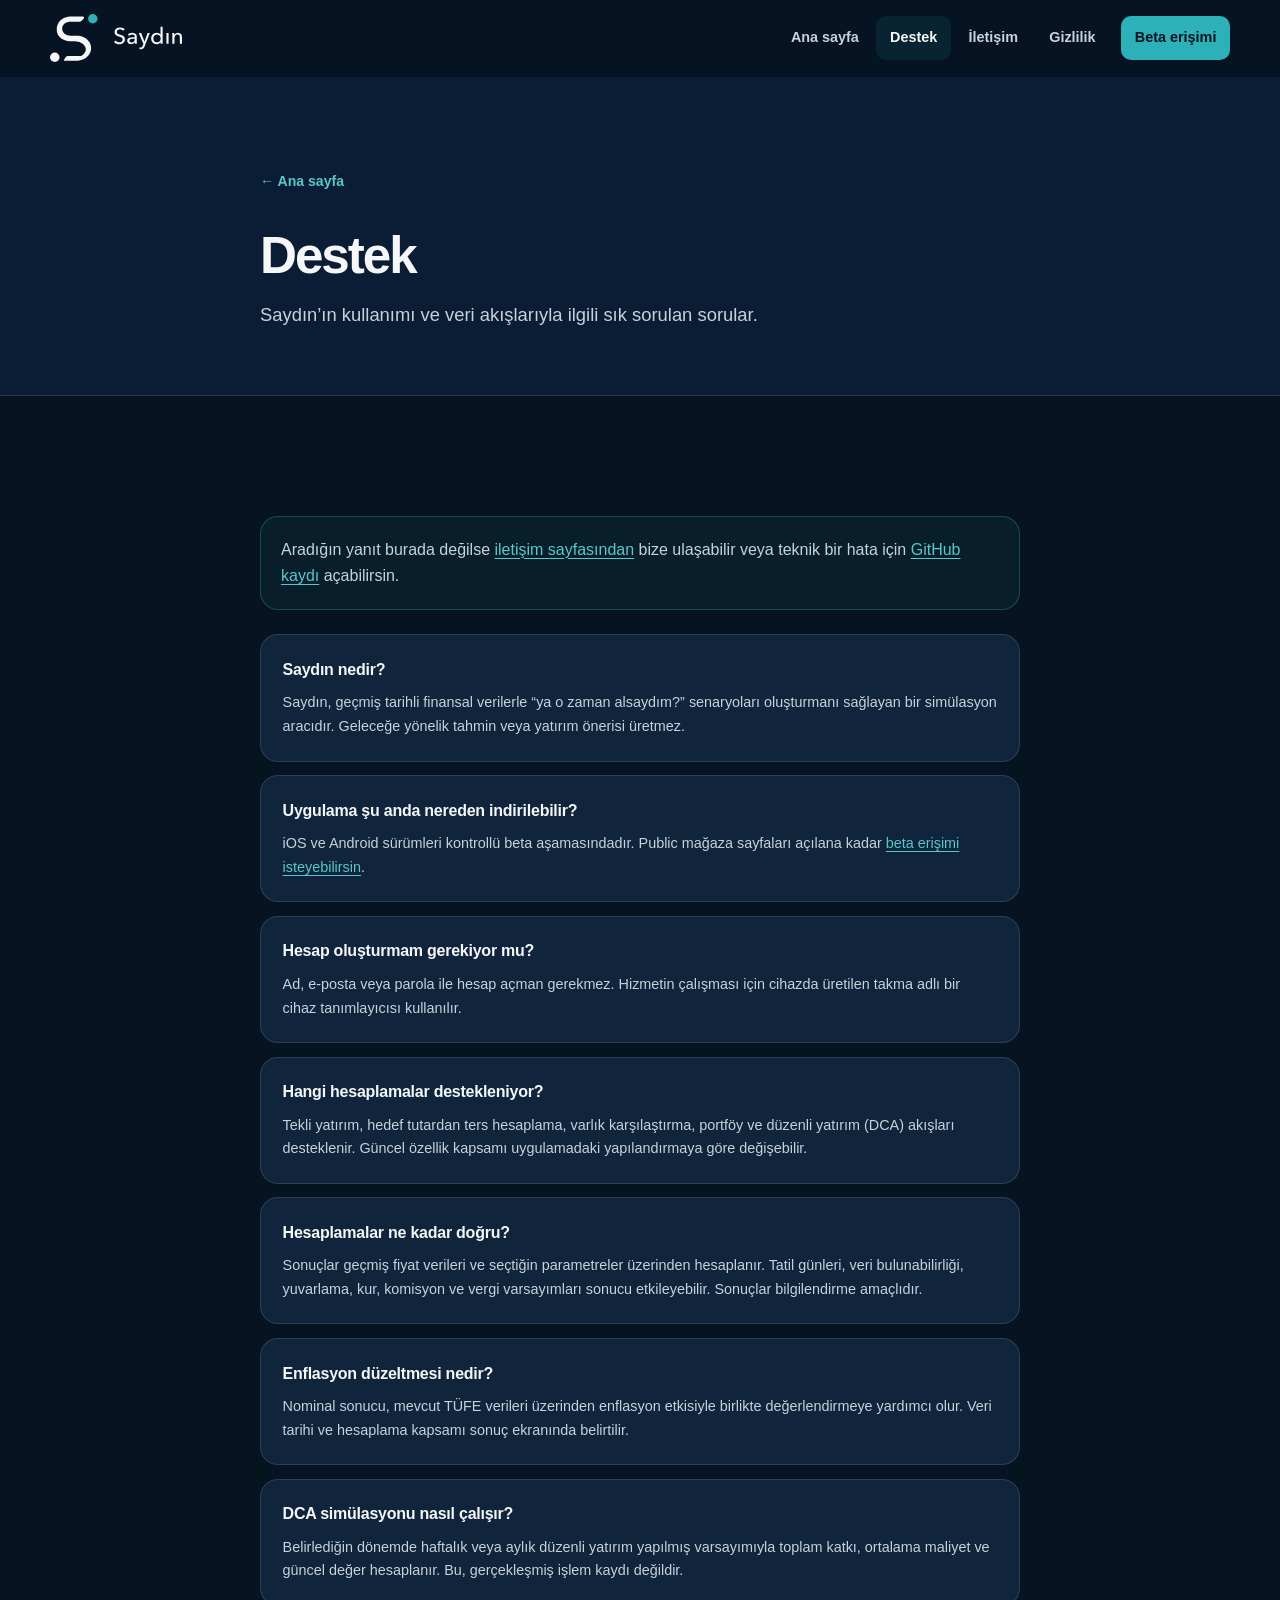
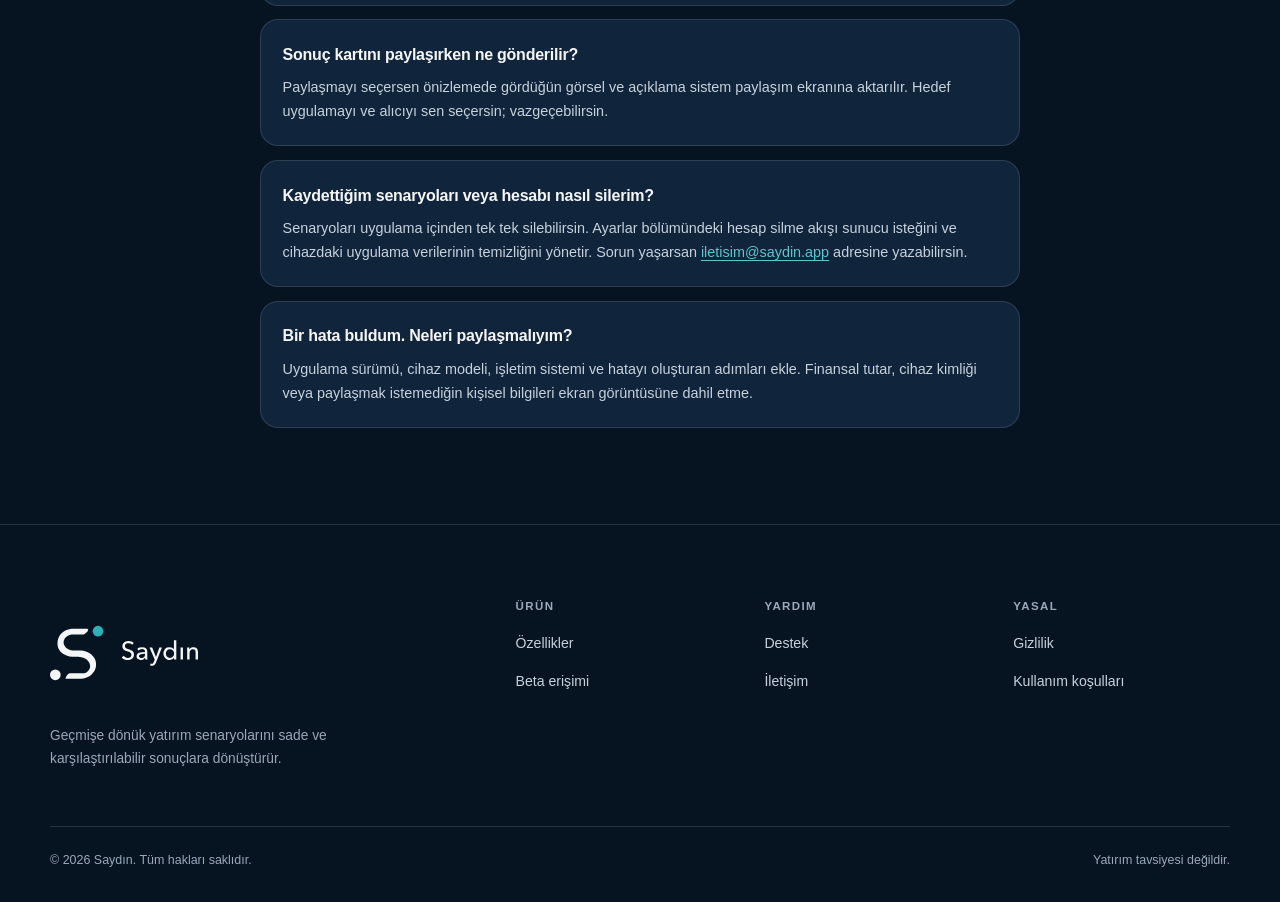
<file: docs/support.html>
<!DOCTYPE html>
<html lang="tr">
<head>
  <meta charset="utf-8"><meta name="viewport" content="width=device-width, initial-scale=1">
  <title>Destek — Saydın</title>
  <meta name="description" content="Saydın kullanımı, hesaplamalar, veri silme ve beta erişimi hakkında sık sorulan sorular.">
  <meta name="theme-color" content="#0B1D34"><meta name="color-scheme" content="dark">
  <link rel="canonical" href="https://cemililik.github.io/Saydin/support.html">
  <link rel="icon" href="assets/brand/saydin-symbol-fullcolor.svg" type="image/svg+xml">
  <link rel="stylesheet" href="css/style.css"><script src="js/main.js" defer></script>
</head>
<body>
  <a class="skip-link" href="#main-content">Ana içeriğe geç</a>
  <header class="site-header"><nav class="navbar" aria-label="Ana navigasyon"><div class="container">
    <a href="index.html" class="nav-brand" aria-label="Saydın ana sayfa"><img src="assets/brand/saydin-logo-horizontal-dark.svg" alt="Saydın" width="305" height="112"></a>
    <button class="nav-toggle" type="button" aria-expanded="false" aria-controls="primary-navigation" aria-label="Menüyü aç veya kapat"><span class="nav-toggle-lines" aria-hidden="true"></span></button>
    <ul class="nav-menu" id="primary-navigation"><li><a href="index.html">Ana sayfa</a></li><li><a href="support.html" aria-current="page">Destek</a></li><li><a href="contact.html">İletişim</a></li><li><a href="privacy-policy.html">Gizlilik</a></li><li><a class="nav-cta" href="contact.html?subject=Beta%20eri%C5%9Fimi">Beta erişimi</a></li></ul>
  </div></nav></header>

  <main id="main-content">
    <section class="page-hero" aria-labelledby="page-title"><div class="container-narrow"><a class="back-link" href="index.html">← Ana sayfa</a><h1 id="page-title">Destek</h1><p>Saydın’ın kullanımı ve veri akışlarıyla ilgili sık sorulan sorular.</p></div></section>
    <section class="legal-page"><div class="container-narrow">
      <div class="highlight-box"><p>Aradığın yanıt burada değilse <a href="contact.html">iletişim sayfasından</a> bize ulaşabilir veya teknik bir hata için <a href="https://github.com/cemililik/Saydin.Client/issues" target="_blank" rel="noopener noreferrer">GitHub kaydı</a> açabilirsin.</p></div>
      <div class="faq-list">
        <article class="faq-item"><h2>Saydın nedir?</h2><p>Saydın, geçmiş tarihli finansal verilerle “ya o zaman alsaydım?” senaryoları oluşturmanı sağlayan bir simülasyon aracıdır. Geleceğe yönelik tahmin veya yatırım önerisi üretmez.</p></article>
        <article class="faq-item"><h2>Uygulama şu anda nereden indirilebilir?</h2><p>iOS ve Android sürümleri kontrollü beta aşamasındadır. Public mağaza sayfaları açılana kadar <a href="contact.html?subject=Beta%20eri%C5%9Fimi">beta erişimi isteyebilirsin</a>.</p></article>
        <article class="faq-item"><h2>Hesap oluşturmam gerekiyor mu?</h2><p>Ad, e-posta veya parola ile hesap açman gerekmez. Hizmetin çalışması için cihazda üretilen takma adlı bir cihaz tanımlayıcısı kullanılır.</p></article>
        <article class="faq-item"><h2>Hangi hesaplamalar destekleniyor?</h2><p>Tekli yatırım, hedef tutardan ters hesaplama, varlık karşılaştırma, portföy ve düzenli yatırım (DCA) akışları desteklenir. Güncel özellik kapsamı uygulamadaki yapılandırmaya göre değişebilir.</p></article>
        <article class="faq-item"><h2>Hesaplamalar ne kadar doğru?</h2><p>Sonuçlar geçmiş fiyat verileri ve seçtiğin parametreler üzerinden hesaplanır. Tatil günleri, veri bulunabilirliği, yuvarlama, kur, komisyon ve vergi varsayımları sonucu etkileyebilir. Sonuçlar bilgilendirme amaçlıdır.</p></article>
        <article class="faq-item"><h2>Enflasyon düzeltmesi nedir?</h2><p>Nominal sonucu, mevcut TÜFE verileri üzerinden enflasyon etkisiyle birlikte değerlendirmeye yardımcı olur. Veri tarihi ve hesaplama kapsamı sonuç ekranında belirtilir.</p></article>
        <article class="faq-item"><h2>DCA simülasyonu nasıl çalışır?</h2><p>Belirlediğin dönemde haftalık veya aylık düzenli yatırım yapılmış varsayımıyla toplam katkı, ortalama maliyet ve güncel değer hesaplanır. Bu, gerçekleşmiş işlem kaydı değildir.</p></article>
        <article class="faq-item"><h2>Sonuç kartını paylaşırken ne gönderilir?</h2><p>Paylaşmayı seçersen önizlemede gördüğün görsel ve açıklama sistem paylaşım ekranına aktarılır. Hedef uygulamayı ve alıcıyı sen seçersin; vazgeçebilirsin.</p></article>
        <article class="faq-item"><h2>Kaydettiğim senaryoları veya hesabı nasıl silerim?</h2><p>Senaryoları uygulama içinden tek tek silebilirsin. Ayarlar bölümündeki hesap silme akışı sunucu isteğini ve cihazdaki uygulama verilerinin temizliğini yönetir. Sorun yaşarsan <a href="mailto:iletisim@saydin.app">iletisim@saydin.app</a> adresine yazabilirsin.</p></article>
        <article class="faq-item"><h2>Bir hata buldum. Neleri paylaşmalıyım?</h2><p>Uygulama sürümü, cihaz modeli, işletim sistemi ve hatayı oluşturan adımları ekle. Finansal tutar, cihaz kimliği veya paylaşmak istemediğin kişisel bilgileri ekran görüntüsüne dahil etme.</p></article>
      </div>
    </div></section>
  </main>

  <footer class="footer"><div class="container"><div class="footer-grid"><div class="footer-brand"><img src="assets/brand/saydin-logo-horizontal-dark.svg" alt="Saydın" width="305" height="112"><p>Geçmişe dönük yatırım senaryolarını sade ve karşılaştırılabilir sonuçlara dönüştürür.</p></div><div class="footer-col"><h2>Ürün</h2><a href="index.html#ozellikler">Özellikler</a><a href="contact.html?subject=Beta%20eri%C5%9Fimi">Beta erişimi</a></div><div class="footer-col"><h2>Yardım</h2><a href="support.html">Destek</a><a href="contact.html">İletişim</a></div><div class="footer-col"><h2>Yasal</h2><a href="privacy-policy.html">Gizlilik</a><a href="terms.html">Kullanım koşulları</a></div></div><div class="footer-bottom"><span>© <span data-current-year>2026</span> Saydın. Tüm hakları saklıdır.</span><span>Yatırım tavsiyesi değildir.</span></div></div></footer>
</body>
</html>
</file>
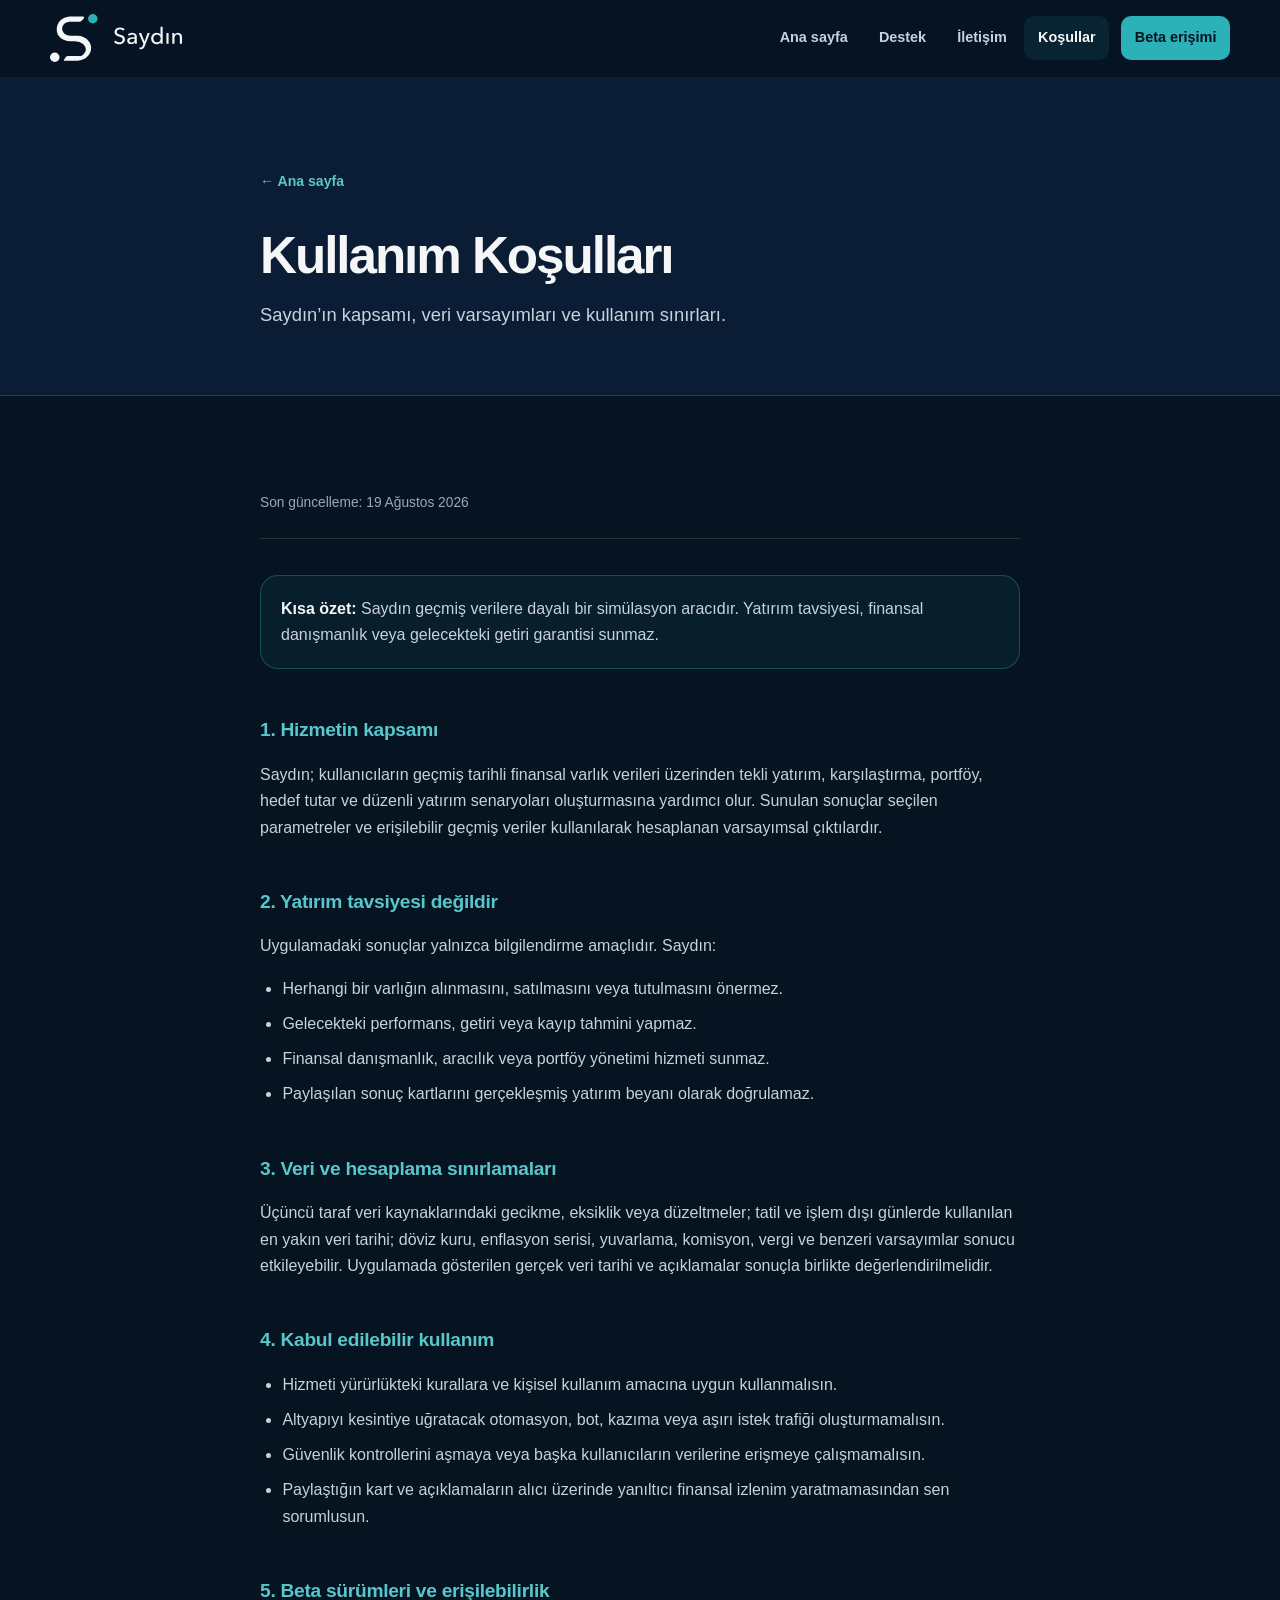
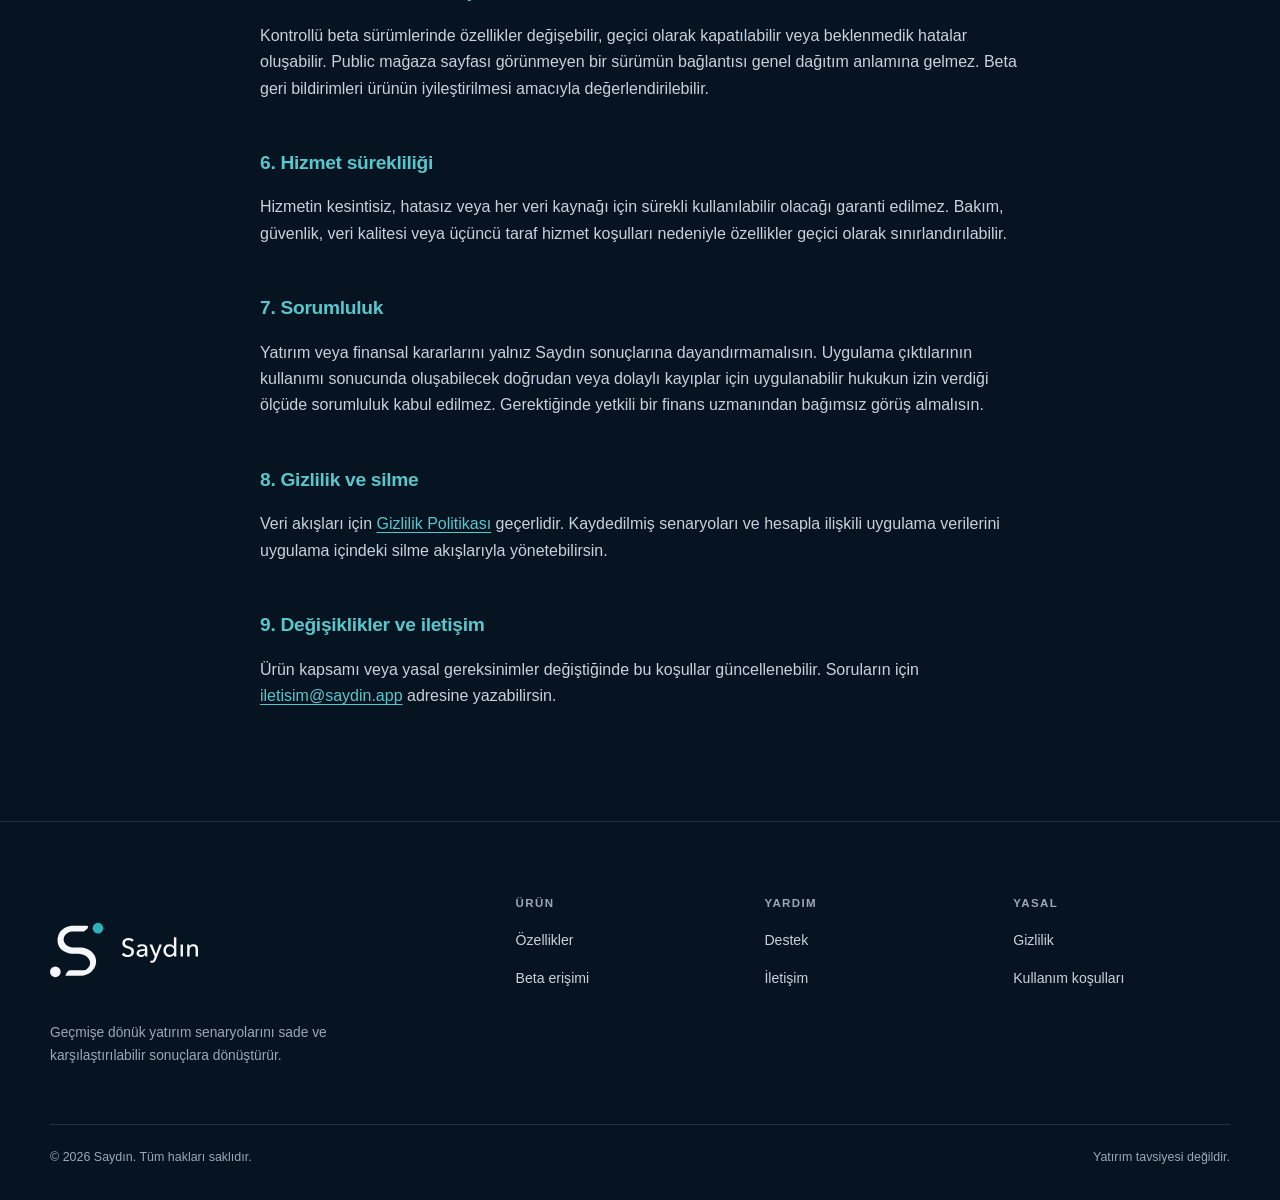
<file: docs/terms.html>
<!DOCTYPE html>
<html lang="tr">
<head>
  <meta charset="utf-8"><meta name="viewport" content="width=device-width, initial-scale=1">
  <title>Kullanım Koşulları — Saydın</title>
  <meta name="description" content="Saydın finansal simülasyon aracının kullanım koşulları ve önemli sınırlamaları.">
  <meta name="theme-color" content="#0B1D34"><meta name="color-scheme" content="dark">
  <link rel="canonical" href="https://cemililik.github.io/Saydin/terms.html">
  <link rel="icon" href="assets/brand/saydin-symbol-fullcolor.svg" type="image/svg+xml">
  <link rel="stylesheet" href="css/style.css"><script src="js/main.js" defer></script>
</head>
<body>
  <a class="skip-link" href="#main-content">Ana içeriğe geç</a>
  <header class="site-header"><nav class="navbar" aria-label="Ana navigasyon"><div class="container">
    <a href="index.html" class="nav-brand" aria-label="Saydın ana sayfa"><img src="assets/brand/saydin-logo-horizontal-dark.svg" alt="Saydın" width="305" height="112"></a>
    <button class="nav-toggle" type="button" aria-expanded="false" aria-controls="primary-navigation" aria-label="Menüyü aç veya kapat"><span class="nav-toggle-lines" aria-hidden="true"></span></button>
    <ul class="nav-menu" id="primary-navigation"><li><a href="index.html">Ana sayfa</a></li><li><a href="support.html">Destek</a></li><li><a href="contact.html">İletişim</a></li><li><a href="terms.html" aria-current="page">Koşullar</a></li><li><a class="nav-cta" href="contact.html?subject=Beta%20eri%C5%9Fimi">Beta erişimi</a></li></ul>
  </div></nav></header>

  <main id="main-content">
    <section class="page-hero" aria-labelledby="page-title"><div class="container-narrow"><a class="back-link" href="index.html">← Ana sayfa</a><h1 id="page-title">Kullanım Koşulları</h1><p>Saydın’ın kapsamı, veri varsayımları ve kullanım sınırları.</p></div></section>
    <article class="legal-page"><div class="container-narrow">
      <p class="updated">Son güncelleme: 19 Ağustos 2026</p>
      <div class="highlight-box"><p><strong>Kısa özet:</strong> Saydın geçmiş verilere dayalı bir simülasyon aracıdır. Yatırım tavsiyesi, finansal danışmanlık veya gelecekteki getiri garantisi sunmaz.</p></div>

      <h2>1. Hizmetin kapsamı</h2>
      <p>Saydın; kullanıcıların geçmiş tarihli finansal varlık verileri üzerinden tekli yatırım, karşılaştırma, portföy, hedef tutar ve düzenli yatırım senaryoları oluşturmasına yardımcı olur. Sunulan sonuçlar seçilen parametreler ve erişilebilir geçmiş veriler kullanılarak hesaplanan varsayımsal çıktılardır.</p>

      <h2>2. Yatırım tavsiyesi değildir</h2>
      <p>Uygulamadaki sonuçlar yalnızca bilgilendirme amaçlıdır. Saydın:</p>
      <ul><li>Herhangi bir varlığın alınmasını, satılmasını veya tutulmasını önermez.</li><li>Gelecekteki performans, getiri veya kayıp tahmini yapmaz.</li><li>Finansal danışmanlık, aracılık veya portföy yönetimi hizmeti sunmaz.</li><li>Paylaşılan sonuç kartlarını gerçekleşmiş yatırım beyanı olarak doğrulamaz.</li></ul>

      <h2>3. Veri ve hesaplama sınırlamaları</h2>
      <p>Üçüncü taraf veri kaynaklarındaki gecikme, eksiklik veya düzeltmeler; tatil ve işlem dışı günlerde kullanılan en yakın veri tarihi; döviz kuru, enflasyon serisi, yuvarlama, komisyon, vergi ve benzeri varsayımlar sonucu etkileyebilir. Uygulamada gösterilen gerçek veri tarihi ve açıklamalar sonuçla birlikte değerlendirilmelidir.</p>

      <h2>4. Kabul edilebilir kullanım</h2>
      <ul><li>Hizmeti yürürlükteki kurallara ve kişisel kullanım amacına uygun kullanmalısın.</li><li>Altyapıyı kesintiye uğratacak otomasyon, bot, kazıma veya aşırı istek trafiği oluşturmamalısın.</li><li>Güvenlik kontrollerini aşmaya veya başka kullanıcıların verilerine erişmeye çalışmamalısın.</li><li>Paylaştığın kart ve açıklamaların alıcı üzerinde yanıltıcı finansal izlenim yaratmamasından sen sorumlusun.</li></ul>

      <h2>5. Beta sürümleri ve erişilebilirlik</h2>
      <p>Kontrollü beta sürümlerinde özellikler değişebilir, geçici olarak kapatılabilir veya beklenmedik hatalar oluşabilir. Public mağaza sayfası görünmeyen bir sürümün bağlantısı genel dağıtım anlamına gelmez. Beta geri bildirimleri ürünün iyileştirilmesi amacıyla değerlendirilebilir.</p>

      <h2>6. Hizmet sürekliliği</h2>
      <p>Hizmetin kesintisiz, hatasız veya her veri kaynağı için sürekli kullanılabilir olacağı garanti edilmez. Bakım, güvenlik, veri kalitesi veya üçüncü taraf hizmet koşulları nedeniyle özellikler geçici olarak sınırlandırılabilir.</p>

      <h2>7. Sorumluluk</h2>
      <p>Yatırım veya finansal kararlarını yalnız Saydın sonuçlarına dayandırmamalısın. Uygulama çıktılarının kullanımı sonucunda oluşabilecek doğrudan veya dolaylı kayıplar için uygulanabilir hukukun izin verdiği ölçüde sorumluluk kabul edilmez. Gerektiğinde yetkili bir finans uzmanından bağımsız görüş almalısın.</p>

      <h2>8. Gizlilik ve silme</h2>
      <p>Veri akışları için <a href="privacy-policy.html">Gizlilik Politikası</a> geçerlidir. Kaydedilmiş senaryoları ve hesapla ilişkili uygulama verilerini uygulama içindeki silme akışlarıyla yönetebilirsin.</p>

      <h2>9. Değişiklikler ve iletişim</h2>
      <p>Ürün kapsamı veya yasal gereksinimler değiştiğinde bu koşullar güncellenebilir. Soruların için <a href="mailto:iletisim@saydin.app">iletisim@saydin.app</a> adresine yazabilirsin.</p>
    </div></article>
  </main>

  <footer class="footer"><div class="container"><div class="footer-grid"><div class="footer-brand"><img src="assets/brand/saydin-logo-horizontal-dark.svg" alt="Saydın" width="305" height="112"><p>Geçmişe dönük yatırım senaryolarını sade ve karşılaştırılabilir sonuçlara dönüştürür.</p></div><div class="footer-col"><h2>Ürün</h2><a href="index.html#ozellikler">Özellikler</a><a href="contact.html?subject=Beta%20eri%C5%9Fimi">Beta erişimi</a></div><div class="footer-col"><h2>Yardım</h2><a href="support.html">Destek</a><a href="contact.html">İletişim</a></div><div class="footer-col"><h2>Yasal</h2><a href="privacy-policy.html">Gizlilik</a><a href="terms.html">Kullanım koşulları</a></div></div><div class="footer-bottom"><span>© <span data-current-year>2026</span> Saydın. Tüm hakları saklıdır.</span><span>Yatırım tavsiyesi değildir.</span></div></div></footer>
</body>
</html>
</file>
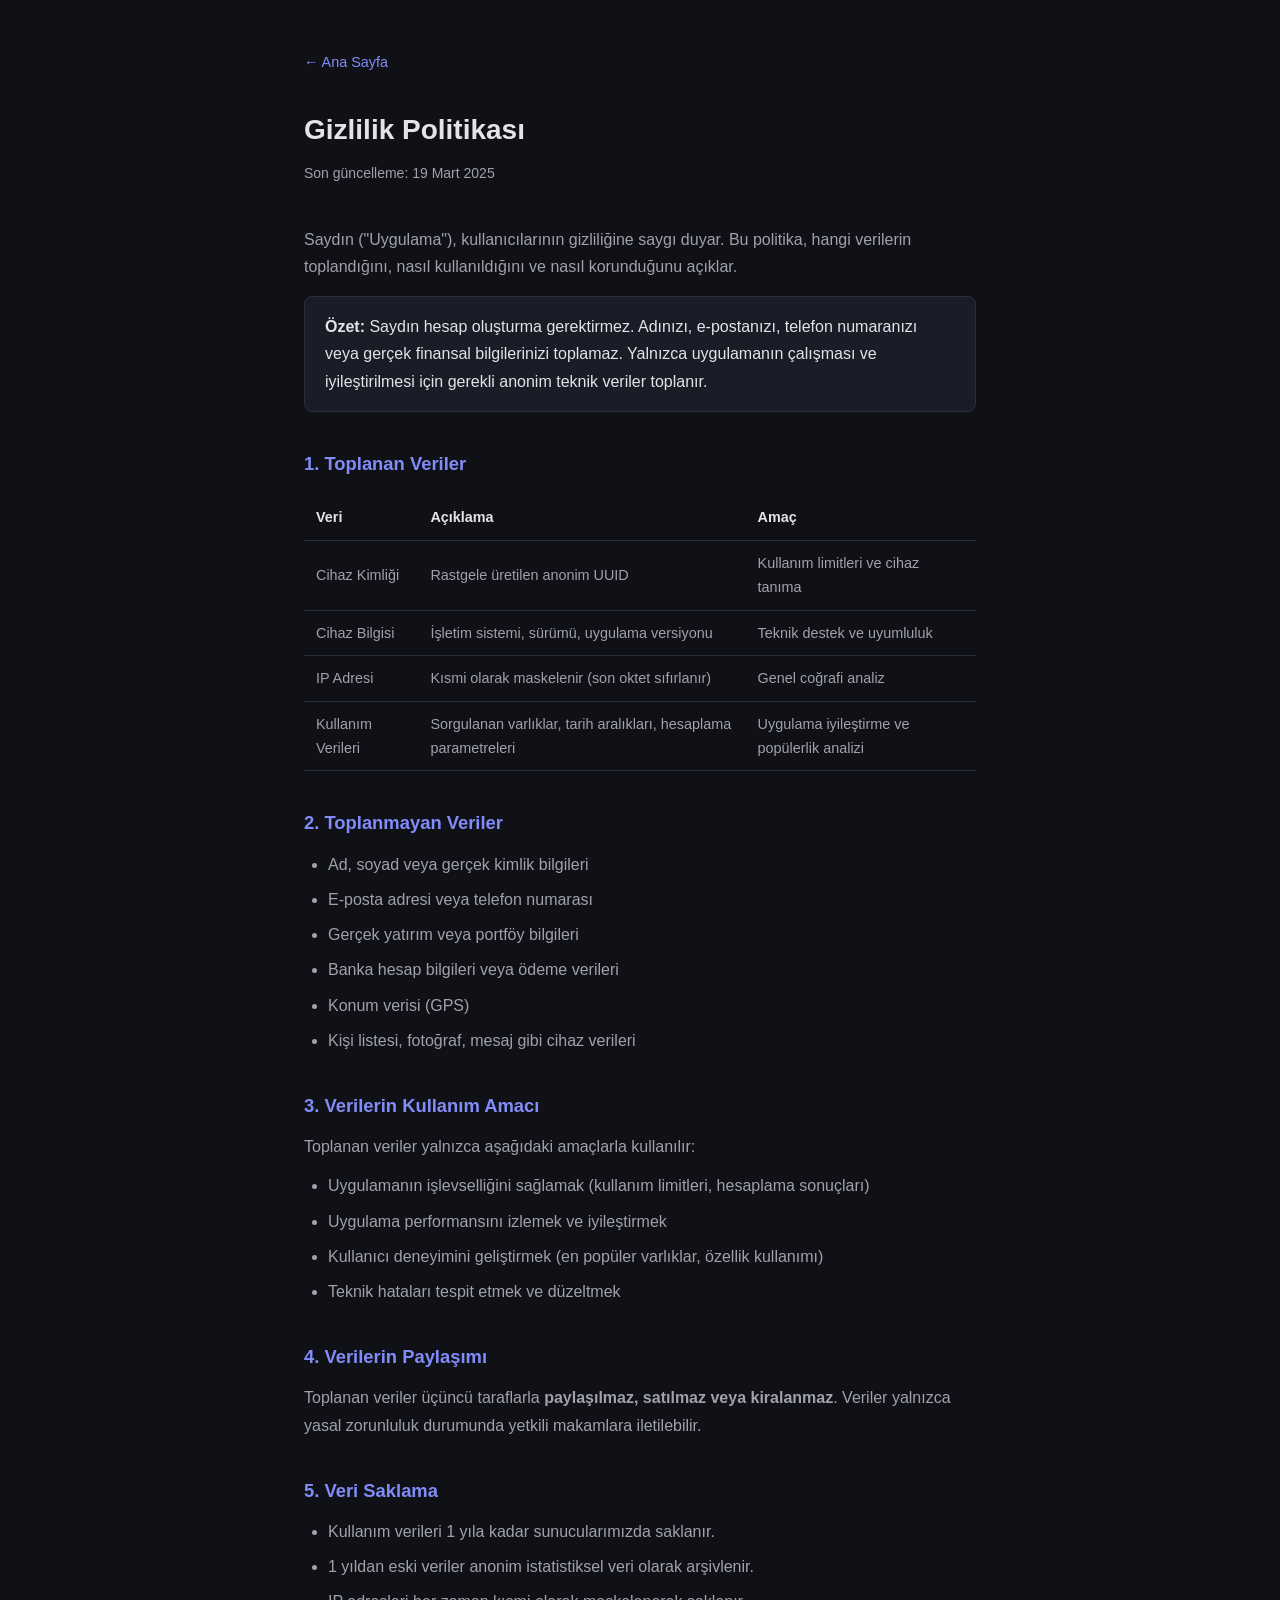
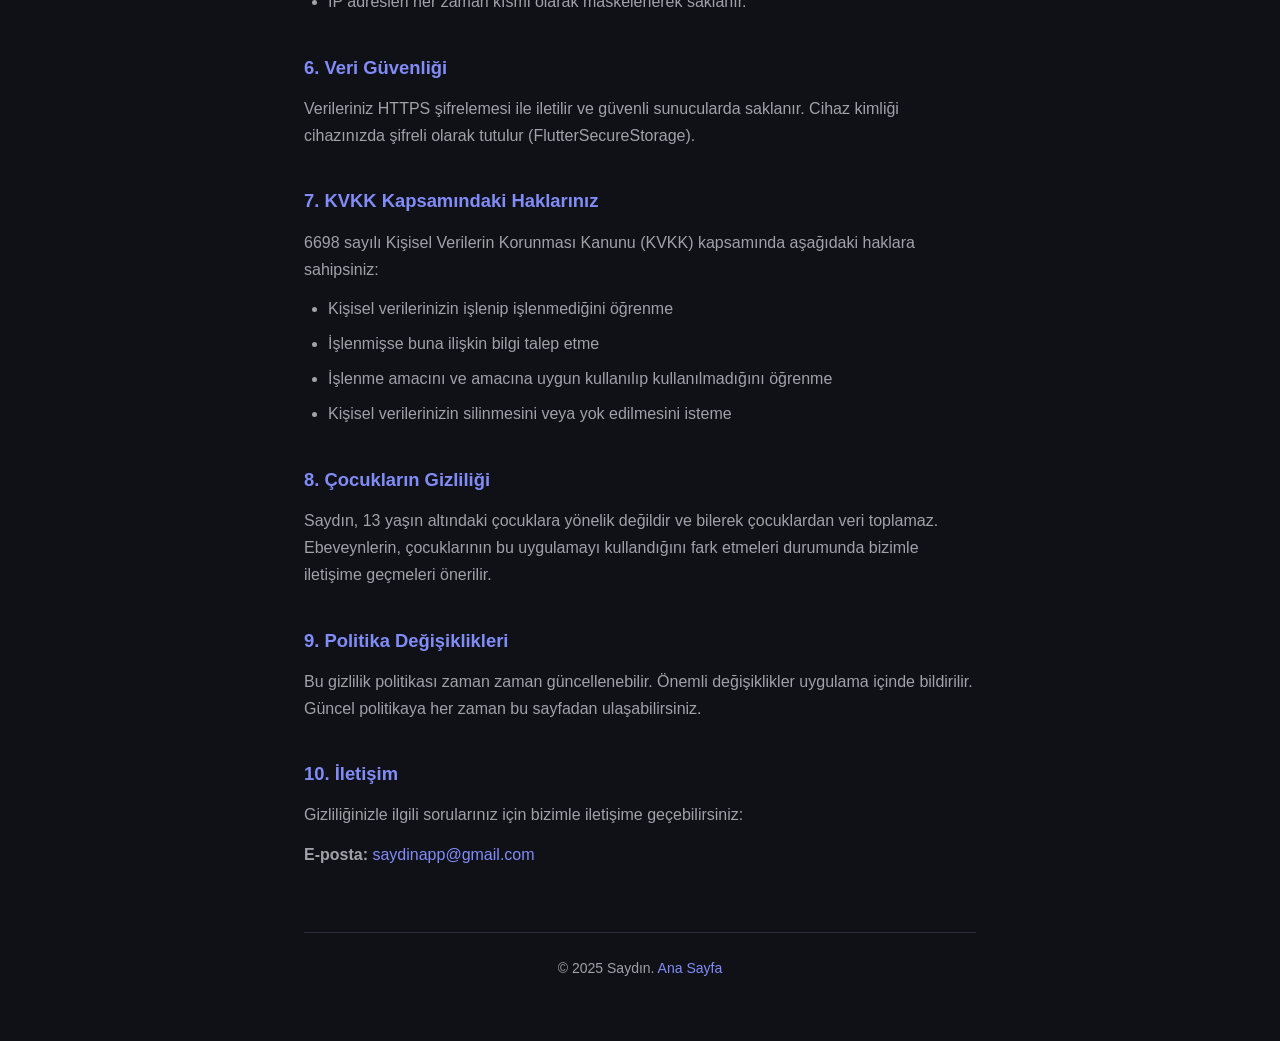
<file: site/privacy-policy.html>
<!DOCTYPE html>
<html lang="tr">
<head>
    <meta charset="UTF-8">
    <meta name="viewport" content="width=device-width, initial-scale=1.0">
    <title>Gizlilik Politikası — Saydın</title>
    <style>
        :root {
            --bg: #0f1117;
            --surface: #1a1d27;
            --border: #2a2d3a;
            --text: #e4e4e7;
            --text-muted: #a1a1aa;
            --accent: #6366f1;
            --accent-light: #818cf8;
        }
        * { margin: 0; padding: 0; box-sizing: border-box; }
        body {
            font-family: -apple-system, BlinkMacSystemFont, 'Segoe UI', Roboto, sans-serif;
            background: var(--bg);
            color: var(--text);
            line-height: 1.7;
        }
        .container {
            max-width: 720px;
            margin: 0 auto;
            padding: 48px 24px;
        }
        a { color: var(--accent-light); text-decoration: none; }
        a:hover { text-decoration: underline; }
        .back { display: inline-block; margin-bottom: 32px; font-size: 0.9rem; }
        h1 { font-size: 1.75rem; font-weight: 700; margin-bottom: 8px; }
        .updated { color: var(--text-muted); font-size: 0.875rem; margin-bottom: 40px; }
        h2 {
            font-size: 1.15rem;
            font-weight: 600;
            margin-top: 36px;
            margin-bottom: 12px;
            color: var(--accent-light);
        }
        p, li { color: var(--text-muted); margin-bottom: 12px; }
        ul { padding-left: 24px; }
        li { margin-bottom: 8px; }
        table {
            width: 100%;
            border-collapse: collapse;
            margin: 16px 0;
        }
        th, td {
            text-align: left;
            padding: 10px 12px;
            border-bottom: 1px solid var(--border);
            font-size: 0.9rem;
        }
        th { color: var(--text); font-weight: 600; }
        td { color: var(--text-muted); }
        .highlight {
            background: var(--surface);
            border: 1px solid var(--border);
            border-radius: 8px;
            padding: 16px 20px;
            margin: 16px 0;
        }
        footer {
            text-align: center;
            margin-top: 64px;
            padding-top: 24px;
            border-top: 1px solid var(--border);
            color: var(--text-muted);
            font-size: 0.875rem;
        }
    </style>
</head>
<body>
    <div class="container">
        <a href="index.html" class="back">&larr; Ana Sayfa</a>
        <h1>Gizlilik Politikası</h1>
        <p class="updated">Son güncelleme: 19 Mart 2025</p>

        <p>Saydın ("Uygulama"), kullanıcılarının gizliliğine saygı duyar. Bu politika, hangi verilerin toplandığını, nasıl kullanıldığını ve nasıl korunduğunu açıklar.</p>

        <div class="highlight">
            <strong>Özet:</strong> Saydın hesap oluşturma gerektirmez. Adınızı, e-postanızı, telefon numaranızı veya gerçek finansal bilgilerinizi toplamaz. Yalnızca uygulamanın çalışması ve iyileştirilmesi için gerekli anonim teknik veriler toplanır.
        </div>

        <h2>1. Toplanan Veriler</h2>

        <table>
            <thead>
                <tr>
                    <th>Veri</th>
                    <th>Açıklama</th>
                    <th>Amaç</th>
                </tr>
            </thead>
            <tbody>
                <tr>
                    <td>Cihaz Kimliği</td>
                    <td>Rastgele üretilen anonim UUID</td>
                    <td>Kullanım limitleri ve cihaz tanıma</td>
                </tr>
                <tr>
                    <td>Cihaz Bilgisi</td>
                    <td>İşletim sistemi, sürümü, uygulama versiyonu</td>
                    <td>Teknik destek ve uyumluluk</td>
                </tr>
                <tr>
                    <td>IP Adresi</td>
                    <td>Kısmi olarak maskelenir (son oktet sıfırlanır)</td>
                    <td>Genel coğrafi analiz</td>
                </tr>
                <tr>
                    <td>Kullanım Verileri</td>
                    <td>Sorgulanan varlıklar, tarih aralıkları, hesaplama parametreleri</td>
                    <td>Uygulama iyileştirme ve popülerlik analizi</td>
                </tr>
            </tbody>
        </table>

        <h2>2. Toplanmayan Veriler</h2>
        <ul>
            <li>Ad, soyad veya gerçek kimlik bilgileri</li>
            <li>E-posta adresi veya telefon numarası</li>
            <li>Gerçek yatırım veya portföy bilgileri</li>
            <li>Banka hesap bilgileri veya ödeme verileri</li>
            <li>Konum verisi (GPS)</li>
            <li>Kişi listesi, fotoğraf, mesaj gibi cihaz verileri</li>
        </ul>

        <h2>3. Verilerin Kullanım Amacı</h2>
        <p>Toplanan veriler yalnızca aşağıdaki amaçlarla kullanılır:</p>
        <ul>
            <li>Uygulamanın işlevselliğini sağlamak (kullanım limitleri, hesaplama sonuçları)</li>
            <li>Uygulama performansını izlemek ve iyileştirmek</li>
            <li>Kullanıcı deneyimini geliştirmek (en popüler varlıklar, özellik kullanımı)</li>
            <li>Teknik hataları tespit etmek ve düzeltmek</li>
        </ul>

        <h2>4. Verilerin Paylaşımı</h2>
        <p>Toplanan veriler üçüncü taraflarla <strong>paylaşılmaz, satılmaz veya kiralanmaz</strong>. Veriler yalnızca yasal zorunluluk durumunda yetkili makamlara iletilebilir.</p>

        <h2>5. Veri Saklama</h2>
        <ul>
            <li>Kullanım verileri 1 yıla kadar sunucularımızda saklanır.</li>
            <li>1 yıldan eski veriler anonim istatistiksel veri olarak arşivlenir.</li>
            <li>IP adresleri her zaman kısmi olarak maskelenerek saklanır.</li>
        </ul>

        <h2>6. Veri Güvenliği</h2>
        <p>Verileriniz HTTPS şifrelemesi ile iletilir ve güvenli sunucularda saklanır. Cihaz kimliği cihazınızda şifreli olarak tutulur (FlutterSecureStorage).</p>

        <h2>7. KVKK Kapsamındaki Haklarınız</h2>
        <p>6698 sayılı Kişisel Verilerin Korunması Kanunu (KVKK) kapsamında aşağıdaki haklara sahipsiniz:</p>
        <ul>
            <li>Kişisel verilerinizin işlenip işlenmediğini öğrenme</li>
            <li>İşlenmişse buna ilişkin bilgi talep etme</li>
            <li>İşlenme amacını ve amacına uygun kullanılıp kullanılmadığını öğrenme</li>
            <li>Kişisel verilerinizin silinmesini veya yok edilmesini isteme</li>
        </ul>

        <h2>8. Çocukların Gizliliği</h2>
        <p>Saydın, 13 yaşın altındaki çocuklara yönelik değildir ve bilerek çocuklardan veri toplamaz. Ebeveynlerin, çocuklarının bu uygulamayı kullandığını fark etmeleri durumunda bizimle iletişime geçmeleri önerilir.</p>

        <h2>9. Politika Değişiklikleri</h2>
        <p>Bu gizlilik politikası zaman zaman güncellenebilir. Önemli değişiklikler uygulama içinde bildirilir. Güncel politikaya her zaman bu sayfadan ulaşabilirsiniz.</p>

        <h2>10. İletişim</h2>
        <p>Gizliliğinizle ilgili sorularınız için bizimle iletişime geçebilirsiniz:</p>
        <p><strong>E-posta:</strong> <a href="mailto:saydinapp@gmail.com">saydinapp@gmail.com</a></p>

        <footer>
            <p>&copy; 2025 Saydın. <a href="index.html">Ana Sayfa</a></p>
        </footer>
    </div>
</body>
</html>
</file>
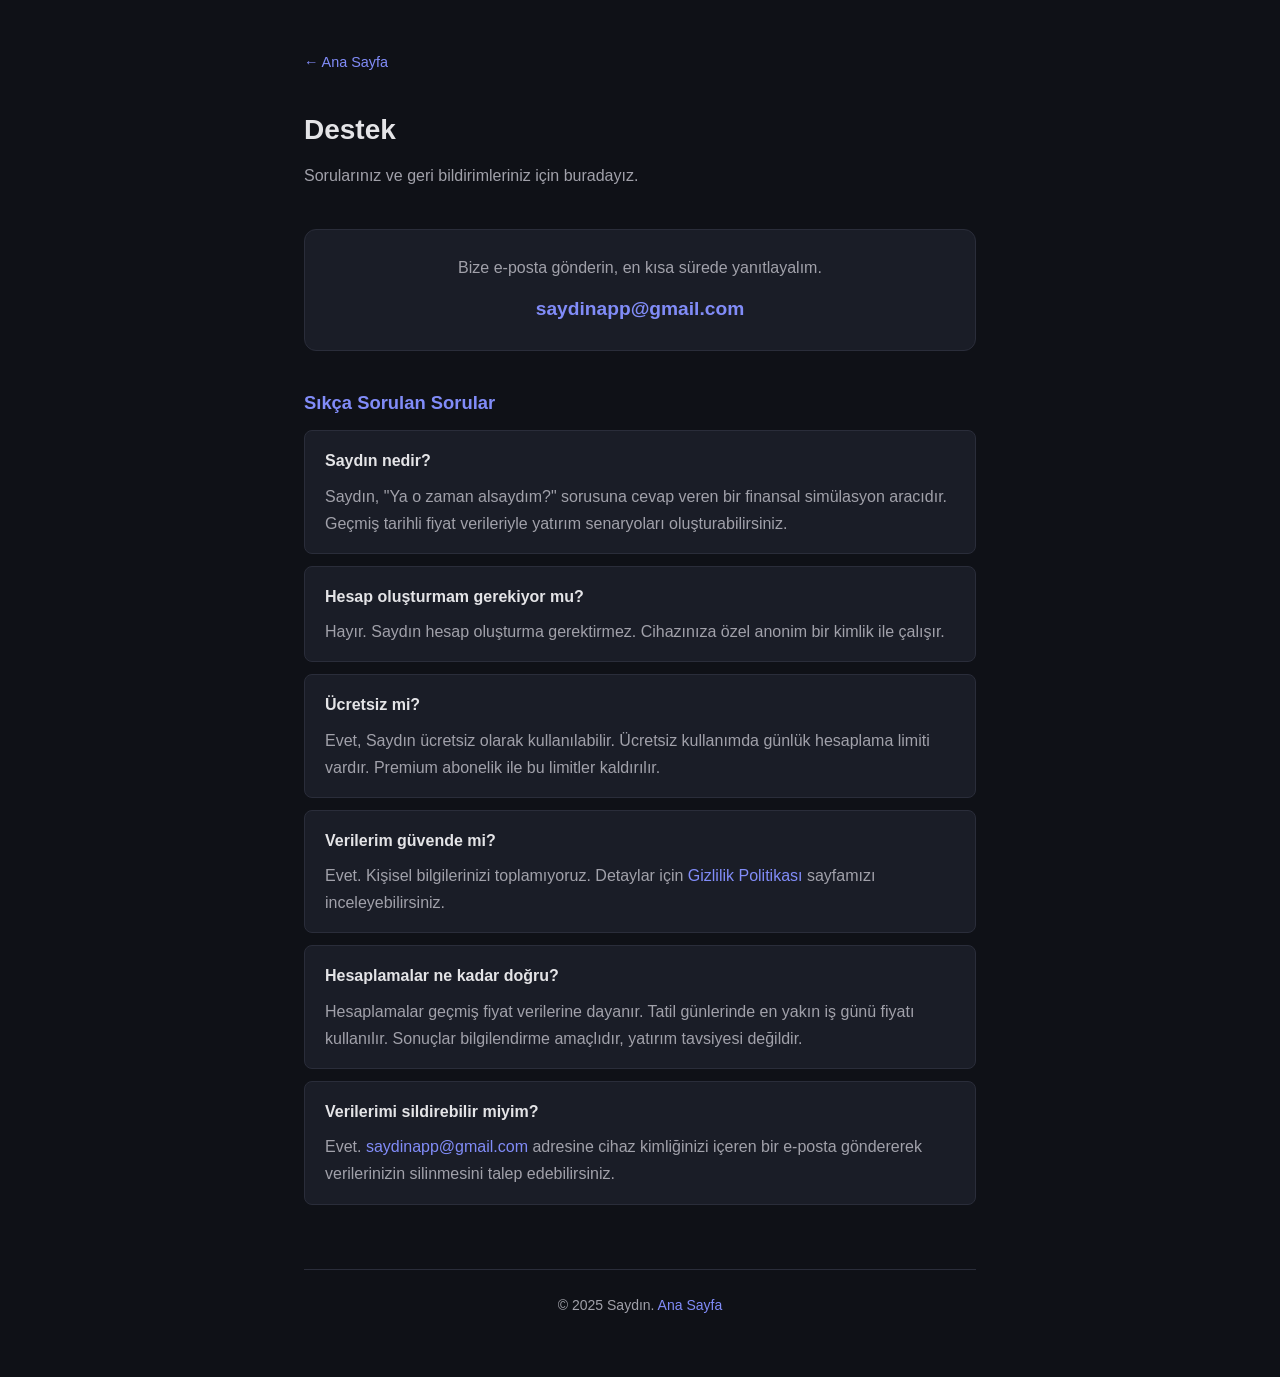
<file: site/support.html>
<!DOCTYPE html>
<html lang="tr">
<head>
    <meta charset="UTF-8">
    <meta name="viewport" content="width=device-width, initial-scale=1.0">
    <title>Destek — Saydın</title>
    <style>
        :root {
            --bg: #0f1117;
            --surface: #1a1d27;
            --border: #2a2d3a;
            --text: #e4e4e7;
            --text-muted: #a1a1aa;
            --accent: #6366f1;
            --accent-light: #818cf8;
        }
        * { margin: 0; padding: 0; box-sizing: border-box; }
        body {
            font-family: -apple-system, BlinkMacSystemFont, 'Segoe UI', Roboto, sans-serif;
            background: var(--bg);
            color: var(--text);
            line-height: 1.7;
        }
        .container { max-width: 720px; margin: 0 auto; padding: 48px 24px; }
        a { color: var(--accent-light); text-decoration: none; }
        a:hover { text-decoration: underline; }
        .back { display: inline-block; margin-bottom: 32px; font-size: 0.9rem; }
        h1 { font-size: 1.75rem; font-weight: 700; margin-bottom: 8px; }
        .subtitle { color: var(--text-muted); margin-bottom: 40px; }
        h2 {
            font-size: 1.15rem;
            font-weight: 600;
            margin-top: 36px;
            margin-bottom: 12px;
            color: var(--accent-light);
        }
        p, li { color: var(--text-muted); margin-bottom: 12px; }
        ul { padding-left: 24px; }
        li { margin-bottom: 8px; }
        .contact-card {
            background: var(--surface);
            border: 1px solid var(--border);
            border-radius: 12px;
            padding: 24px;
            margin: 24px 0;
            text-align: center;
        }
        .contact-card .email {
            font-size: 1.2rem;
            font-weight: 600;
            color: var(--accent-light);
            display: block;
            margin-top: 12px;
        }
        .faq-item {
            background: var(--surface);
            border: 1px solid var(--border);
            border-radius: 8px;
            padding: 16px 20px;
            margin: 12px 0;
        }
        .faq-item strong { color: var(--text); display: block; margin-bottom: 8px; }
        .faq-item p { margin-bottom: 0; }
        footer {
            text-align: center;
            margin-top: 64px;
            padding-top: 24px;
            border-top: 1px solid var(--border);
            color: var(--text-muted);
            font-size: 0.875rem;
        }
    </style>
</head>
<body>
    <div class="container">
        <a href="index.html" class="back">&larr; Ana Sayfa</a>
        <h1>Destek</h1>
        <p class="subtitle">Sorularınız ve geri bildirimleriniz için buradayız.</p>

        <div class="contact-card">
            <p>Bize e-posta gönderin, en kısa sürede yanıtlayalım.</p>
            <a href="mailto:saydinapp@gmail.com" class="email">saydinapp@gmail.com</a>
        </div>

        <h2>Sıkça Sorulan Sorular</h2>

        <div class="faq-item">
            <strong>Saydın nedir?</strong>
            <p>Saydın, "Ya o zaman alsaydım?" sorusuna cevap veren bir finansal simülasyon aracıdır. Geçmiş tarihli fiyat verileriyle yatırım senaryoları oluşturabilirsiniz.</p>
        </div>

        <div class="faq-item">
            <strong>Hesap oluşturmam gerekiyor mu?</strong>
            <p>Hayır. Saydın hesap oluşturma gerektirmez. Cihazınıza özel anonim bir kimlik ile çalışır.</p>
        </div>

        <div class="faq-item">
            <strong>Ücretsiz mi?</strong>
            <p>Evet, Saydın ücretsiz olarak kullanılabilir. Ücretsiz kullanımda günlük hesaplama limiti vardır. Premium abonelik ile bu limitler kaldırılır.</p>
        </div>

        <div class="faq-item">
            <strong>Verilerim güvende mi?</strong>
            <p>Evet. Kişisel bilgilerinizi toplamıyoruz. Detaylar için <a href="privacy-policy.html">Gizlilik Politikası</a> sayfamızı inceleyebilirsiniz.</p>
        </div>

        <div class="faq-item">
            <strong>Hesaplamalar ne kadar doğru?</strong>
            <p>Hesaplamalar geçmiş fiyat verilerine dayanır. Tatil günlerinde en yakın iş günü fiyatı kullanılır. Sonuçlar bilgilendirme amaçlıdır, yatırım tavsiyesi değildir.</p>
        </div>

        <div class="faq-item">
            <strong>Verilerimi sildirebilir miyim?</strong>
            <p>Evet. <a href="mailto:saydinapp@gmail.com">saydinapp@gmail.com</a> adresine cihaz kimliğinizi içeren bir e-posta göndererek verilerinizin silinmesini talep edebilirsiniz.</p>
        </div>

        <footer>
            <p>&copy; 2025 Saydın. <a href="index.html">Ana Sayfa</a></p>
        </footer>
    </div>
</body>
</html>
</file>
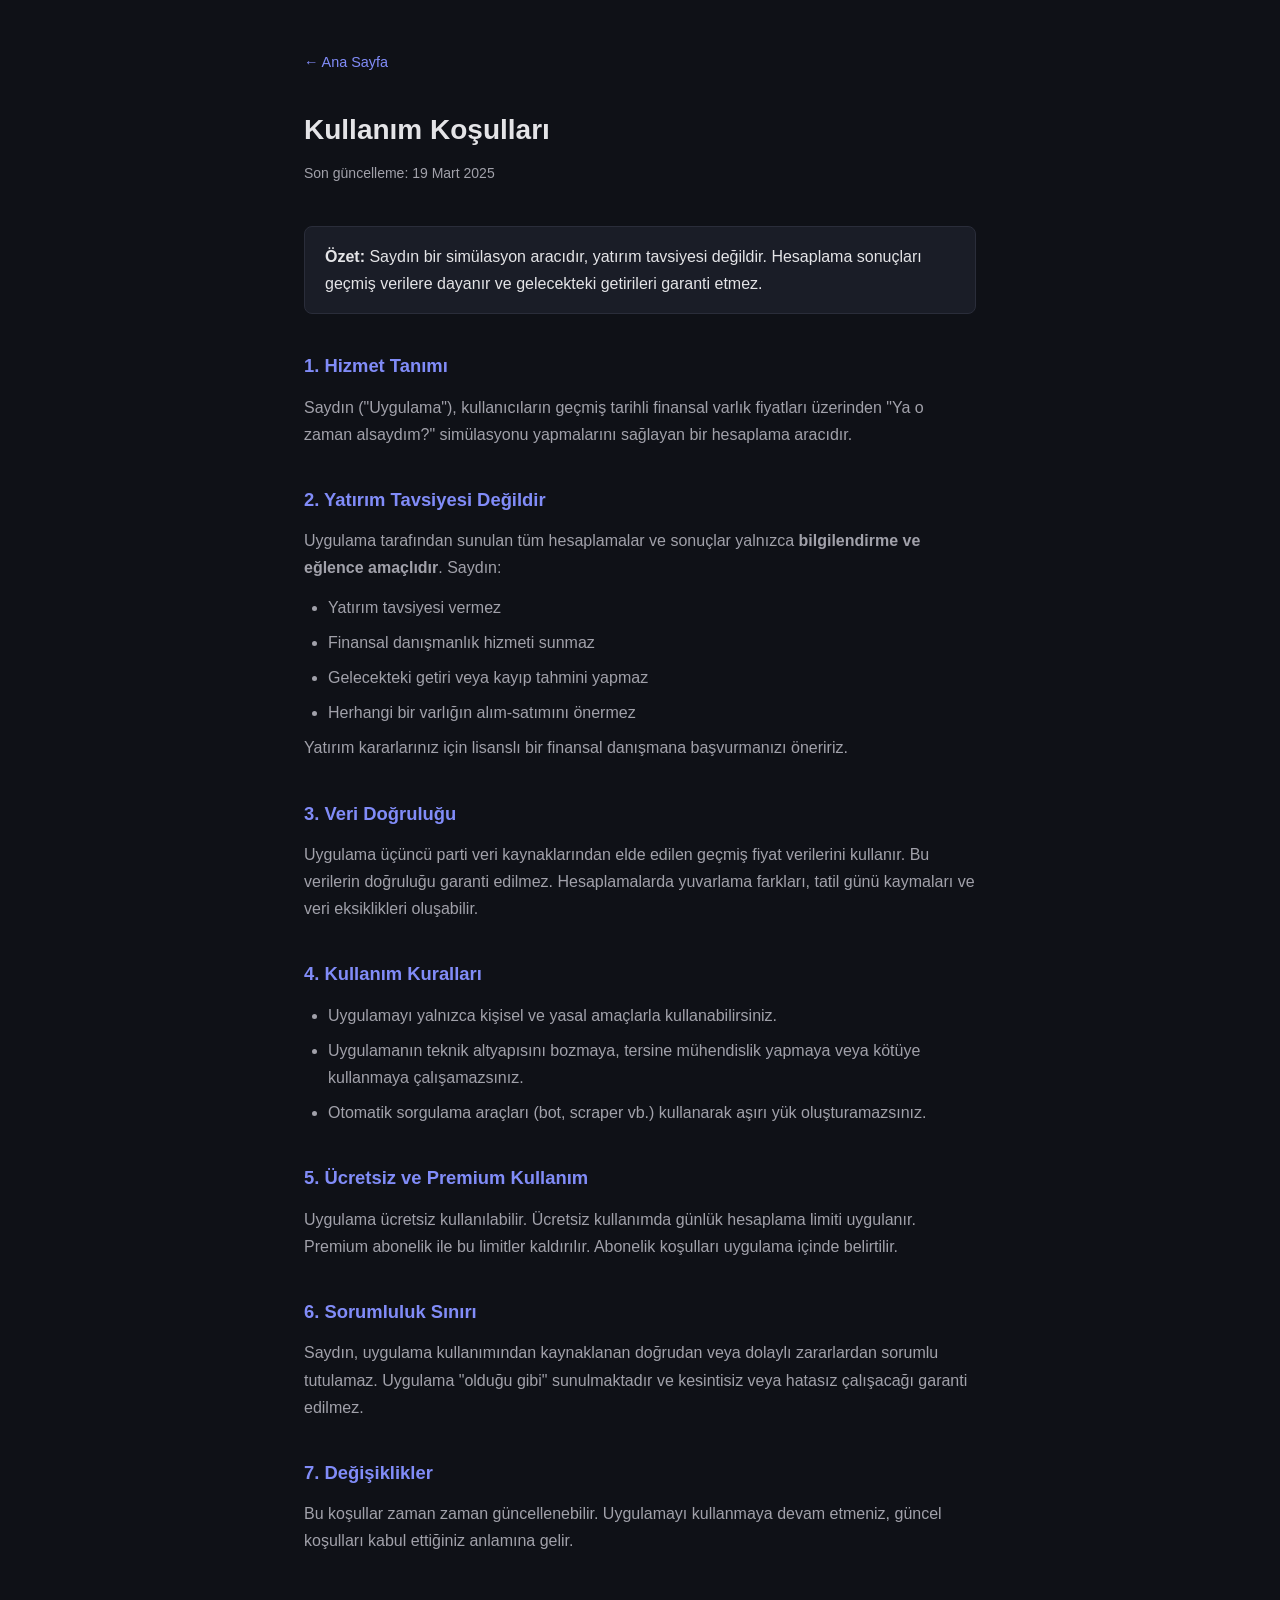
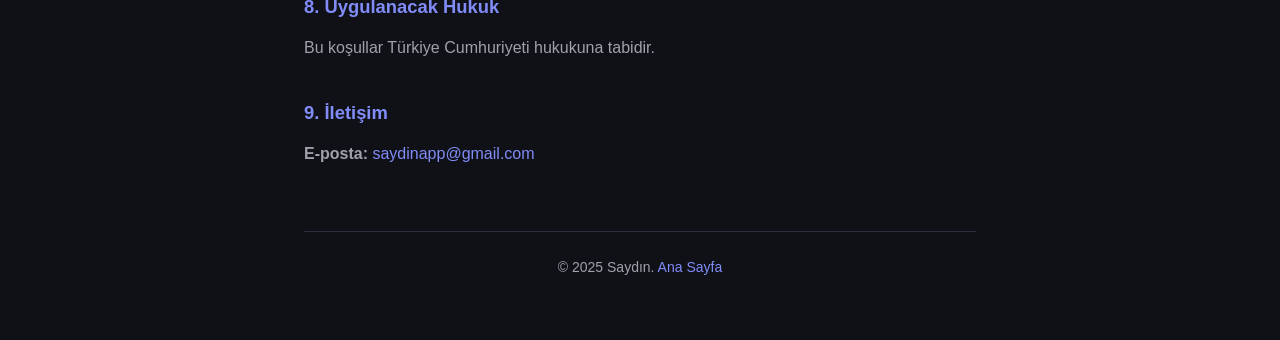
<file: site/terms.html>
<!DOCTYPE html>
<html lang="tr">
<head>
    <meta charset="UTF-8">
    <meta name="viewport" content="width=device-width, initial-scale=1.0">
    <title>Kullanım Koşulları — Saydın</title>
    <style>
        :root {
            --bg: #0f1117;
            --surface: #1a1d27;
            --border: #2a2d3a;
            --text: #e4e4e7;
            --text-muted: #a1a1aa;
            --accent: #6366f1;
            --accent-light: #818cf8;
        }
        * { margin: 0; padding: 0; box-sizing: border-box; }
        body {
            font-family: -apple-system, BlinkMacSystemFont, 'Segoe UI', Roboto, sans-serif;
            background: var(--bg);
            color: var(--text);
            line-height: 1.7;
        }
        .container { max-width: 720px; margin: 0 auto; padding: 48px 24px; }
        a { color: var(--accent-light); text-decoration: none; }
        a:hover { text-decoration: underline; }
        .back { display: inline-block; margin-bottom: 32px; font-size: 0.9rem; }
        h1 { font-size: 1.75rem; font-weight: 700; margin-bottom: 8px; }
        .updated { color: var(--text-muted); font-size: 0.875rem; margin-bottom: 40px; }
        h2 {
            font-size: 1.15rem;
            font-weight: 600;
            margin-top: 36px;
            margin-bottom: 12px;
            color: var(--accent-light);
        }
        p, li { color: var(--text-muted); margin-bottom: 12px; }
        ul { padding-left: 24px; }
        li { margin-bottom: 8px; }
        .highlight {
            background: var(--surface);
            border: 1px solid var(--border);
            border-radius: 8px;
            padding: 16px 20px;
            margin: 16px 0;
        }
        footer {
            text-align: center;
            margin-top: 64px;
            padding-top: 24px;
            border-top: 1px solid var(--border);
            color: var(--text-muted);
            font-size: 0.875rem;
        }
    </style>
</head>
<body>
    <div class="container">
        <a href="index.html" class="back">&larr; Ana Sayfa</a>
        <h1>Kullanım Koşulları</h1>
        <p class="updated">Son güncelleme: 19 Mart 2025</p>

        <div class="highlight">
            <strong>Özet:</strong> Saydın bir simülasyon aracıdır, yatırım tavsiyesi değildir. Hesaplama sonuçları geçmiş verilere dayanır ve gelecekteki getirileri garanti etmez.
        </div>

        <h2>1. Hizmet Tanımı</h2>
        <p>Saydın ("Uygulama"), kullanıcıların geçmiş tarihli finansal varlık fiyatları üzerinden "Ya o zaman alsaydım?" simülasyonu yapmalarını sağlayan bir hesaplama aracıdır.</p>

        <h2>2. Yatırım Tavsiyesi Değildir</h2>
        <p>Uygulama tarafından sunulan tüm hesaplamalar ve sonuçlar yalnızca <strong>bilgilendirme ve eğlence amaçlıdır</strong>. Saydın:</p>
        <ul>
            <li>Yatırım tavsiyesi vermez</li>
            <li>Finansal danışmanlık hizmeti sunmaz</li>
            <li>Gelecekteki getiri veya kayıp tahmini yapmaz</li>
            <li>Herhangi bir varlığın alım-satımını önermez</li>
        </ul>
        <p>Yatırım kararlarınız için lisanslı bir finansal danışmana başvurmanızı öneririz.</p>

        <h2>3. Veri Doğruluğu</h2>
        <p>Uygulama üçüncü parti veri kaynaklarından elde edilen geçmiş fiyat verilerini kullanır. Bu verilerin doğruluğu garanti edilmez. Hesaplamalarda yuvarlama farkları, tatil günü kaymaları ve veri eksiklikleri oluşabilir.</p>

        <h2>4. Kullanım Kuralları</h2>
        <ul>
            <li>Uygulamayı yalnızca kişisel ve yasal amaçlarla kullanabilirsiniz.</li>
            <li>Uygulamanın teknik altyapısını bozmaya, tersine mühendislik yapmaya veya kötüye kullanmaya çalışamazsınız.</li>
            <li>Otomatik sorgulama araçları (bot, scraper vb.) kullanarak aşırı yük oluşturamazsınız.</li>
        </ul>

        <h2>5. Ücretsiz ve Premium Kullanım</h2>
        <p>Uygulama ücretsiz kullanılabilir. Ücretsiz kullanımda günlük hesaplama limiti uygulanır. Premium abonelik ile bu limitler kaldırılır. Abonelik koşulları uygulama içinde belirtilir.</p>

        <h2>6. Sorumluluk Sınırı</h2>
        <p>Saydın, uygulama kullanımından kaynaklanan doğrudan veya dolaylı zararlardan sorumlu tutulamaz. Uygulama "olduğu gibi" sunulmaktadır ve kesintisiz veya hatasız çalışacağı garanti edilmez.</p>

        <h2>7. Değişiklikler</h2>
        <p>Bu koşullar zaman zaman güncellenebilir. Uygulamayı kullanmaya devam etmeniz, güncel koşulları kabul ettiğiniz anlamına gelir.</p>

        <h2>8. Uygulanacak Hukuk</h2>
        <p>Bu koşullar Türkiye Cumhuriyeti hukukuna tabidir.</p>

        <h2>9. İletişim</h2>
        <p><strong>E-posta:</strong> <a href="mailto:saydinapp@gmail.com">saydinapp@gmail.com</a></p>

        <footer>
            <p>&copy; 2025 Saydın. <a href="index.html">Ana Sayfa</a></p>
        </footer>
    </div>
</body>
</html>
</file>
<file: docs/css/style.css>
/* ============================================================
   Saydın — Web identity and UI system
   Approved palette: navy #0B1D34, teal #2CB1B8, off-white #F5F6F7
   ============================================================ */

:root {
  color-scheme: dark;
  --navy-950: #061321;
  --navy-900: #0b1d34;
  --navy-800: #102844;
  --navy-700: #193956;
  --teal-500: #2cb1b8;
  --teal-400: #58c7cc;
  --off-white: #f5f6f7;
  --text: #f5f6f7;
  --text-soft: #c7d2dc;
  --text-muted: #98a9b9;
  --ink: #0b1d34;
  --ink-soft: #4b6074;
  --surface: #10243b;
  --surface-raised: #142c47;
  --surface-light: #f5f6f7;
  --line: rgba(245, 246, 247, 0.13);
  --line-strong: rgba(245, 246, 247, 0.22);
  --focus: #75d9dd;
  --danger: #ff8b87;
  --font: Inter, ui-sans-serif, -apple-system, BlinkMacSystemFont, "Segoe UI", sans-serif;
  --max-width: 1180px;
  --content-width: 760px;
  --radius-sm: 10px;
  --radius: 18px;
  --radius-lg: 28px;
  --shadow-sm: 0 10px 30px rgba(2, 12, 22, 0.2);
  --shadow-lg: 0 26px 70px rgba(2, 12, 22, 0.34);
  --ease: 180ms ease;
}

*, *::before, *::after { box-sizing: border-box; }

html {
  scroll-behavior: smooth;
  scroll-padding-top: 96px;
}

body {
  margin: 0;
  min-width: 320px;
  background: var(--navy-950);
  color: var(--text);
  font-family: var(--font);
  font-size: 16px;
  line-height: 1.65;
  -webkit-font-smoothing: antialiased;
  text-rendering: optimizeLegibility;
}

body.menu-open { overflow: hidden; }
main { overflow: hidden; }
img, svg { display: block; max-width: 100%; }
button, input, textarea, select { font: inherit; }

a {
  color: var(--teal-400);
  text-decoration-thickness: 1px;
  text-underline-offset: 0.2em;
}

a:hover { color: var(--off-white); }

:focus-visible {
  outline: 3px solid var(--focus);
  outline-offset: 4px;
}

::selection {
  background: var(--teal-500);
  color: var(--navy-950);
}

.container {
  width: min(100% - 3rem, var(--max-width));
  margin-inline: auto;
}

.container-narrow {
  width: min(100% - 3rem, var(--content-width));
  margin-inline: auto;
}

.skip-link {
  position: fixed;
  top: 0.75rem;
  left: 0.75rem;
  z-index: 999;
  transform: translateY(-160%);
  border-radius: var(--radius-sm);
  background: var(--off-white);
  color: var(--ink);
  font-weight: 700;
  padding: 0.75rem 1rem;
  transition: transform var(--ease);
}

.skip-link:focus { transform: translateY(0); }

.eyebrow {
  display: inline-flex;
  align-items: center;
  gap: 0.6rem;
  margin: 0 0 1.25rem;
  color: var(--teal-400);
  font-size: 0.78rem;
  font-weight: 750;
  letter-spacing: 0.13em;
  line-height: 1.3;
  text-transform: uppercase;
}

.eyebrow::before {
  width: 1.8rem;
  height: 2px;
  background: var(--teal-500);
  content: "";
}

.section { padding-block: clamp(4.5rem, 9vw, 7rem); }

.section-muted {
  background: var(--navy-900);
  border-block: 1px solid var(--line);
}

.section-heading {
  max-width: 720px;
  margin-bottom: clamp(2.5rem, 5vw, 4rem);
}

.section-heading.centered {
  margin-inline: auto;
  text-align: center;
}

.section-heading .eyebrow { margin-bottom: 1rem; }
.section-heading.centered .eyebrow::before { display: none; }

.section-heading h2, .page-hero h1, .contact-header h1 {
  margin: 0;
  color: var(--off-white);
  font-size: clamp(2rem, 4vw, 3.25rem);
  letter-spacing: -0.04em;
  line-height: 1.1;
}

.section-heading p, .page-hero p, .contact-header p {
  margin: 1rem 0 0;
  color: var(--text-soft);
  font-size: clamp(1rem, 2vw, 1.15rem);
}

/* Header ----------------------------------------------------- */
.site-header {
  position: fixed;
  inset: 0 0 auto;
  z-index: 100;
  border-bottom: 1px solid transparent;
  background: rgba(6, 19, 33, 0.92);
  -webkit-backdrop-filter: blur(18px);
  backdrop-filter: blur(18px);
  transition: border-color var(--ease), background var(--ease);
}

.site-header.scrolled {
  border-bottom-color: var(--line);
  background: rgba(6, 19, 33, 0.98);
}

.navbar { min-height: 76px; }

.navbar .container {
  display: flex;
  min-height: inherit;
  align-items: center;
  justify-content: space-between;
  gap: 2rem;
}

.nav-brand {
  display: inline-flex;
  flex: 0 0 auto;
  align-items: center;
  border-radius: 8px;
  color: var(--off-white);
  text-decoration: none;
}

.nav-brand img { width: 132px; height: auto; }

.nav-menu {
  display: flex;
  align-items: center;
  gap: 0.25rem;
  margin: 0;
  padding: 0;
  list-style: none;
}

.nav-menu a {
  display: inline-flex;
  min-height: 44px;
  align-items: center;
  border-radius: var(--radius-sm);
  color: var(--text-soft);
  font-size: 0.9rem;
  font-weight: 650;
  padding: 0.6rem 0.85rem;
  text-decoration: none;
  transition: color var(--ease), background var(--ease);
}

.nav-menu a:hover, .nav-menu a[aria-current="page"] {
  background: rgba(44, 177, 184, 0.1);
  color: var(--off-white);
}

.nav-menu .nav-cta {
  margin-left: 0.5rem;
  background: var(--teal-500);
  color: var(--navy-950);
}

.nav-menu .nav-cta:hover {
  background: var(--teal-400);
  color: var(--navy-950);
}

.nav-toggle {
  display: none;
  width: 48px;
  height: 48px;
  align-items: center;
  justify-content: center;
  border: 1px solid var(--line-strong);
  border-radius: var(--radius-sm);
  background: var(--surface);
  color: var(--off-white);
  cursor: pointer;
}

.nav-toggle-lines, .nav-toggle-lines::before, .nav-toggle-lines::after {
  width: 20px;
  height: 2px;
  border-radius: 999px;
  background: currentColor;
  content: "";
  transition: transform var(--ease), opacity var(--ease);
}

.nav-toggle-lines { position: relative; }

.nav-toggle-lines::before, .nav-toggle-lines::after {
  position: absolute;
  left: 0;
}

.nav-toggle-lines::before { top: -6px; }
.nav-toggle-lines::after { top: 6px; }
.nav-toggle[aria-expanded="true"] .nav-toggle-lines { background: transparent; }

.nav-toggle[aria-expanded="true"] .nav-toggle-lines::before {
  top: 0;
  transform: rotate(45deg);
}

.nav-toggle[aria-expanded="true"] .nav-toggle-lines::after {
  top: 0;
  transform: rotate(-45deg);
}

/* Hero ------------------------------------------------------- */
.hero {
  position: relative;
  padding: clamp(8.5rem, 15vw, 11rem) 0 clamp(5rem, 10vw, 8rem);
  background: var(--navy-950);
}

.hero::after {
  position: absolute;
  right: -14rem;
  bottom: -14rem;
  width: 34rem;
  height: 34rem;
  border: 1px solid rgba(44, 177, 184, 0.16);
  border-radius: 50%;
  box-shadow: 0 0 0 5rem rgba(44, 177, 184, 0.025), 0 0 0 10rem rgba(44, 177, 184, 0.018);
  content: "";
  pointer-events: none;
}

.hero-grid {
  display: grid;
  align-items: center;
  gap: clamp(3rem, 7vw, 6rem);
  grid-template-columns: minmax(0, 1.05fr) minmax(340px, 0.8fr);
}

.hero-copy { position: relative; z-index: 1; }

.hero h1 {
  max-width: 780px;
  margin: 0;
  color: var(--off-white);
  font-size: clamp(3rem, 7vw, 5.4rem);
  font-weight: 760;
  letter-spacing: -0.065em;
  line-height: 0.98;
}

.hero h1 strong { color: var(--teal-400); font-weight: inherit; }

.hero .subtitle {
  max-width: 660px;
  margin: 1.6rem 0 0;
  color: var(--text-soft);
  font-size: clamp(1.05rem, 2vw, 1.25rem);
}

.hero-actions {
  display: flex;
  flex-wrap: wrap;
  gap: 0.8rem;
  margin-top: 2.2rem;
}

.btn {
  display: inline-flex;
  min-height: 50px;
  align-items: center;
  justify-content: center;
  gap: 0.6rem;
  border: 1px solid transparent;
  border-radius: var(--radius-sm);
  cursor: pointer;
  font-size: 0.94rem;
  font-weight: 750;
  padding: 0.8rem 1.2rem;
  text-decoration: none;
  transition: transform var(--ease), background var(--ease), border-color var(--ease), color var(--ease);
}

.btn svg { width: 19px; height: 19px; flex: 0 0 auto; }

.btn-primary { background: var(--teal-500); color: var(--navy-950); }

.btn-primary:hover {
  background: var(--teal-400);
  color: var(--navy-950);
  transform: translateY(-2px);
}

.btn-secondary {
  border-color: var(--line-strong);
  background: transparent;
  color: var(--off-white);
}

.btn-secondary:hover {
  border-color: var(--teal-500);
  background: rgba(44, 177, 184, 0.08);
  color: var(--off-white);
  transform: translateY(-2px);
}

.availability {
  display: flex;
  flex-wrap: wrap;
  gap: 0.65rem;
  margin: 1.4rem 0 0;
  padding: 0;
  list-style: none;
}

.availability li {
  display: inline-flex;
  align-items: center;
  gap: 0.5rem;
  color: var(--text-muted);
  font-size: 0.83rem;
}

.availability li::before {
  width: 7px;
  height: 7px;
  border-radius: 50%;
  background: var(--teal-500);
  content: "";
}

.hero-visual { position: relative; z-index: 1; margin: 0; }

.visual-shell {
  position: relative;
  border: 1px solid var(--line-strong);
  border-radius: var(--radius-lg);
  background: var(--navy-900);
  box-shadow: var(--shadow-lg);
  padding: clamp(1.1rem, 3vw, 2rem);
}

.visual-shell::before {
  position: absolute;
  inset: 1.1rem auto auto 1.2rem;
  width: 6px;
  height: 6px;
  border-radius: 50%;
  background: var(--teal-500);
  box-shadow: 14px 0 0 rgba(245, 246, 247, 0.32), 28px 0 0 rgba(245, 246, 247, 0.16);
  content: "";
}

.result-preview {
  overflow: hidden;
  margin-top: 1.2rem;
  border-radius: 22px;
  background: var(--surface-light);
  color: var(--ink);
}

.result-preview-accent { height: 7px; background: var(--teal-500); }
.result-preview-body { padding: clamp(1.5rem, 4vw, 2.2rem); }

.result-preview-header {
  display: flex;
  align-items: center;
  justify-content: space-between;
  gap: 1rem;
}

.result-preview-brand {
  display: flex;
  align-items: center;
  gap: 0.8rem;
}

.result-preview-brand img { width: 42px; height: 42px; }

.result-preview-brand span {
  display: block;
  color: var(--ink-soft);
  font-size: 0.7rem;
  font-weight: 750;
  letter-spacing: 0.08em;
  text-transform: uppercase;
}

.preview-label {
  border-radius: 999px;
  background: #e4eeee;
  color: #315c60;
  font-size: 0.68rem;
  font-weight: 750;
  padding: 0.35rem 0.55rem;
}

.preview-context {
  margin-top: 2rem;
  color: var(--ink-soft);
  font-size: 0.76rem;
  font-weight: 650;
}

.preview-context strong {
  display: block;
  margin-top: 0.2rem;
  color: var(--ink);
  font-size: clamp(1.2rem, 3vw, 1.6rem);
  letter-spacing: -0.03em;
}

.preview-metrics {
  display: grid;
  gap: 0.75rem;
  margin-top: 1.3rem;
  grid-template-columns: repeat(2, minmax(0, 1fr));
}

.preview-metric {
  border: 1px solid #d7dfe5;
  border-radius: 12px;
  padding: 0.8rem;
}

.preview-metric span { display: block; color: var(--ink-soft); font-size: 0.68rem; }
.preview-metric strong { display: block; margin-top: 0.15rem; color: var(--ink); font-size: 0.9rem; }

.preview-outcome {
  display: flex;
  align-items: end;
  justify-content: space-between;
  gap: 1rem;
  margin-top: 0.8rem;
  border-radius: 14px;
  background: var(--navy-900);
  color: var(--off-white);
  padding: 1rem;
}

.preview-outcome span { color: var(--text-soft); font-size: 0.7rem; }

.preview-outcome strong {
  color: var(--teal-400);
  font-size: clamp(1.25rem, 4vw, 1.8rem);
  letter-spacing: -0.04em;
}

.hero-visual figcaption {
  margin-top: 1rem;
  color: var(--text-muted);
  font-size: 0.78rem;
  text-align: center;
}

/* Proof strip ------------------------------------------------ */
.proof-strip {
  border-block: 1px solid var(--line);
  background: var(--navy-900);
  padding-block: 1.25rem;
}

.proof-list {
  display: grid;
  margin: 0;
  padding: 0;
  list-style: none;
  grid-template-columns: repeat(4, minmax(0, 1fr));
}

.proof-list li {
  display: flex;
  min-height: 56px;
  align-items: center;
  justify-content: center;
  gap: 0.65rem;
  border-right: 1px solid var(--line);
  color: var(--text-soft);
  font-size: 0.86rem;
  font-weight: 650;
  padding-inline: 1rem;
  text-align: center;
}

.proof-list li:last-child { border-right: 0; }
.proof-list svg { width: 20px; height: 20px; flex: 0 0 auto; color: var(--teal-400); }

/* Cards ------------------------------------------------------ */
.features-grid {
  display: grid;
  gap: 1rem;
  grid-template-columns: repeat(3, minmax(0, 1fr));
}

.feature-card {
  min-height: 250px;
  border: 1px solid var(--line);
  border-radius: var(--radius);
  background: var(--surface);
  padding: clamp(1.4rem, 3vw, 2rem);
  transition: border-color var(--ease), transform var(--ease), background var(--ease);
}

.feature-card:hover {
  border-color: rgba(44, 177, 184, 0.52);
  background: var(--surface-raised);
  transform: translateY(-4px);
}

.feature-icon {
  display: inline-flex;
  width: 48px;
  height: 48px;
  align-items: center;
  justify-content: center;
  border: 1px solid rgba(44, 177, 184, 0.28);
  border-radius: 14px;
  background: rgba(44, 177, 184, 0.08);
  color: var(--teal-400);
}

.feature-icon svg { width: 23px; height: 23px; }

.feature-card h3 {
  margin: 1.35rem 0 0.55rem;
  color: var(--off-white);
  font-size: 1.08rem;
  letter-spacing: -0.02em;
}

.feature-card p { margin: 0; color: var(--text-soft); font-size: 0.92rem; }

.journey-grid {
  display: grid;
  gap: 1rem;
  counter-reset: journey;
  grid-template-columns: repeat(4, minmax(0, 1fr));
}

.journey-step {
  position: relative;
  border-top: 1px solid var(--line-strong);
  counter-increment: journey;
  padding: 2rem 1.2rem 0 0;
}

.journey-step::before {
  display: inline-flex;
  width: 36px;
  height: 36px;
  align-items: center;
  justify-content: center;
  margin-bottom: 1.2rem;
  border-radius: 50%;
  background: var(--teal-500);
  color: var(--navy-950);
  content: counter(journey, decimal-leading-zero);
  font-size: 0.75rem;
  font-weight: 800;
}

.journey-step h3 { margin: 0 0 0.45rem; color: var(--off-white); font-size: 1.05rem; }
.journey-step p { margin: 0; color: var(--text-soft); font-size: 0.9rem; }

.principles-layout {
  display: grid;
  align-items: start;
  gap: clamp(2rem, 6vw, 5rem);
  grid-template-columns: minmax(0, 0.85fr) minmax(0, 1.15fr);
}

.principles-layout .section-heading {
  position: sticky;
  top: 116px;
  margin-bottom: 0;
}

.principles-list { display: grid; gap: 1rem; }

.principle {
  display: grid;
  gap: 1rem;
  border: 1px solid var(--line);
  border-radius: var(--radius);
  background: rgba(16, 36, 59, 0.72);
  grid-template-columns: auto 1fr;
  padding: 1.35rem;
}

.principle-mark {
  display: flex;
  width: 38px;
  height: 38px;
  align-items: center;
  justify-content: center;
  border-radius: 50%;
  background: rgba(44, 177, 184, 0.12);
  color: var(--teal-400);
  font-weight: 800;
}

.principle h3 { margin: 0 0 0.35rem; color: var(--off-white); font-size: 1rem; }
.principle p { margin: 0; color: var(--text-soft); font-size: 0.9rem; }

.asset-grid {
  display: grid;
  gap: 1rem;
  margin: 0;
  padding: 0;
  list-style: none;
  grid-template-columns: repeat(4, minmax(0, 1fr));
}

.asset-chip {
  border: 1px solid var(--line);
  border-radius: 999px;
  color: var(--text-soft);
  font-size: 0.88rem;
  font-weight: 650;
  padding: 0.9rem 1rem;
  text-align: center;
}

/* CTA -------------------------------------------------------- */
.cta-card {
  display: grid;
  position: relative;
  overflow: hidden;
  align-items: center;
  gap: 2rem;
  border: 1px solid rgba(44, 177, 184, 0.34);
  border-radius: var(--radius-lg);
  background: var(--navy-900);
  grid-template-columns: 1fr auto;
  padding: clamp(2rem, 6vw, 4.5rem);
}

.cta-card::after {
  position: absolute;
  right: -4.5rem;
  bottom: -6rem;
  width: 16rem;
  height: 16rem;
  border: 1px solid rgba(44, 177, 184, 0.25);
  border-radius: 50%;
  content: "";
  pointer-events: none;
}

.cta-card h2 {
  margin: 0;
  color: var(--off-white);
  font-size: clamp(1.9rem, 4vw, 3rem);
  letter-spacing: -0.045em;
  line-height: 1.08;
}

.cta-card p { max-width: 650px; margin: 0.8rem 0 0; color: var(--text-soft); }
.cta-card .btn { position: relative; z-index: 1; }

/* Footer ----------------------------------------------------- */
.footer {
  border-top: 1px solid var(--line);
  background: var(--navy-950);
  padding: 4.5rem 0 2rem;
}

.footer-grid {
  display: grid;
  gap: 2rem;
  grid-template-columns: minmax(260px, 2fr) repeat(3, minmax(120px, 1fr));
}

.footer-brand img { width: 148px; }

.footer-brand p {
  max-width: 320px;
  margin: 1rem 0 0;
  color: var(--text-muted);
  font-size: 0.86rem;
}

.footer-col h2 {
  margin: 0 0 1rem;
  color: var(--text-muted);
  font-size: 0.72rem;
  font-weight: 800;
  letter-spacing: 0.12em;
  text-transform: uppercase;
}

.footer-col a {
  display: block;
  width: fit-content;
  min-height: 38px;
  color: var(--text-soft);
  font-size: 0.88rem;
  text-decoration: none;
}

.footer-col a:hover { color: var(--off-white); }

.footer-bottom {
  display: flex;
  align-items: center;
  justify-content: space-between;
  gap: 1rem;
  margin-top: 3.5rem;
  border-top: 1px solid var(--line);
  color: var(--text-muted);
  font-size: 0.78rem;
  padding-top: 1.4rem;
}

.footer-bottom a { color: var(--text-soft); }

/* Internal pages -------------------------------------------- */
.page-hero {
  padding: 10rem 0 4rem;
  border-bottom: 1px solid var(--line);
  background: var(--navy-900);
}

.back-link {
  display: inline-flex;
  min-height: 44px;
  align-items: center;
  gap: 0.5rem;
  margin-bottom: 1.5rem;
  color: var(--teal-400);
  font-size: 0.88rem;
  font-weight: 700;
  text-decoration: none;
}

.back-link:hover { color: var(--off-white); }
.legal-page, .contact-page { padding: clamp(3.5rem, 8vw, 6rem) 0; }

.legal-page .updated {
  margin: 0 0 2.2rem;
  border-bottom: 1px solid var(--line);
  color: var(--text-muted);
  font-size: 0.86rem;
  padding-bottom: 1.5rem;
}

.legal-page h2 {
  margin: 2.8rem 0 0.9rem;
  color: var(--teal-400);
  font-size: 1.2rem;
  letter-spacing: -0.015em;
}

.legal-page p, .legal-page li { color: var(--text-soft); }
.legal-page ul { padding-left: 1.4rem; }
.legal-page li + li { margin-top: 0.55rem; }
.legal-page strong { color: var(--off-white); }

.highlight-box {
  margin-block: 1.5rem;
  border: 1px solid rgba(44, 177, 184, 0.32);
  border-radius: var(--radius);
  background: rgba(44, 177, 184, 0.07);
  color: var(--text-soft);
  padding: 1.25rem;
}

.highlight-box p { margin: 0; }

.table-wrap {
  overflow-x: auto;
  margin: 1.5rem 0;
  border: 1px solid var(--line);
  border-radius: var(--radius-sm);
}

.legal-page table {
  width: 100%;
  min-width: 600px;
  border-collapse: collapse;
}

.legal-page th, .legal-page td {
  border-bottom: 1px solid var(--line);
  color: var(--text-soft);
  font-size: 0.86rem;
  padding: 0.8rem;
  text-align: left;
  vertical-align: top;
}

.legal-page tr:last-child td { border-bottom: 0; }

.legal-page th {
  background: rgba(245, 246, 247, 0.04);
  color: var(--off-white);
  font-weight: 750;
}

.faq-list { display: grid; gap: 0.85rem; margin-top: 1.5rem; }

.faq-item {
  border: 1px solid var(--line);
  border-radius: var(--radius);
  background: var(--surface);
  padding: 1.35rem;
}

.faq-item h2 { margin: 0 0 0.5rem; color: var(--off-white); font-size: 1rem; }
.faq-item p { margin: 0; color: var(--text-soft); font-size: 0.9rem; }

/* Contact ---------------------------------------------------- */
.contact-header { max-width: 680px; margin-bottom: 2.5rem; }

.contact-grid {
  display: grid;
  align-items: start;
  gap: 1.2rem;
  grid-template-columns: minmax(0, 1.2fr) minmax(280px, 0.8fr);
}

.contact-form-card, .contact-channels {
  border: 1px solid var(--line);
  border-radius: var(--radius);
  background: var(--surface);
  padding: clamp(1.4rem, 4vw, 2rem);
}

.contact-form-card h2, .contact-channels h2 {
  margin: 0 0 1.3rem;
  color: var(--off-white);
  font-size: 1.12rem;
}

.form-group { margin-bottom: 1.1rem; }

.form-group label {
  display: block;
  margin-bottom: 0.4rem;
  color: var(--text-soft);
  font-size: 0.83rem;
  font-weight: 700;
}

.form-group input, .form-group textarea, .form-group select {
  width: 100%;
  border: 1px solid var(--line-strong);
  border-radius: var(--radius-sm);
  background: var(--navy-950);
  color: var(--off-white);
  padding: 0.75rem 0.85rem;
  transition: border-color var(--ease), box-shadow var(--ease);
}

.form-group input:focus, .form-group textarea:focus, .form-group select:focus {
  border-color: var(--teal-500);
  outline: none;
  box-shadow: 0 0 0 3px rgba(44, 177, 184, 0.16);
}

.form-group textarea { min-height: 140px; resize: vertical; }
.form-group input::placeholder, .form-group textarea::placeholder { color: var(--text-muted); }

.form-note {
  margin: -0.1rem 0 1.2rem;
  color: var(--text-muted);
  font-size: 0.78rem;
}

.form-submit { width: 100%; }
.form-submit:disabled { cursor: wait; opacity: 0.68; }

.form-status {
  margin-top: 1rem;
  border-radius: var(--radius-sm);
  font-size: 0.86rem;
  padding: 0.8rem;
}

.form-status[hidden] { display: none; }

.form-status.success {
  border: 1px solid rgba(88, 199, 139, 0.38);
  background: rgba(88, 199, 139, 0.1);
  color: #98e3b8;
}

.form-status.error {
  border: 1px solid rgba(255, 139, 135, 0.38);
  background: rgba(255, 139, 135, 0.08);
  color: var(--danger);
}

.channel-list { display: grid; gap: 0.75rem; }

.channel-item {
  display: grid;
  align-items: center;
  gap: 0.9rem;
  border: 1px solid var(--line);
  border-radius: var(--radius-sm);
  color: var(--text-soft);
  grid-template-columns: auto 1fr;
  padding: 0.9rem;
  text-decoration: none;
  transition: border-color var(--ease), background var(--ease);
}

.channel-item:hover {
  border-color: rgba(44, 177, 184, 0.5);
  background: rgba(44, 177, 184, 0.06);
  color: var(--off-white);
}

.channel-icon {
  display: flex;
  width: 42px;
  height: 42px;
  align-items: center;
  justify-content: center;
  border-radius: 12px;
  background: rgba(44, 177, 184, 0.1);
  color: var(--teal-400);
}

.channel-icon svg { width: 20px; height: 20px; }
.channel-text strong, .channel-text span { display: block; }
.channel-text strong { color: var(--off-white); font-size: 0.88rem; }
.channel-text span { margin-top: 0.15rem; color: var(--text-muted); font-size: 0.76rem; }

/* Responsive ------------------------------------------------- */
@media (max-width: 980px) {
  .hero-grid, .principles-layout { grid-template-columns: 1fr; }
  .hero-copy { max-width: 780px; }
  .hero-visual { width: min(100%, 560px); margin-inline: auto; }
  .principles-layout .section-heading { position: static; }
  .features-grid { grid-template-columns: repeat(2, minmax(0, 1fr)); }
  .journey-grid, .asset-grid { grid-template-columns: repeat(2, minmax(0, 1fr)); }
  .footer-grid { grid-template-columns: 2fr 1fr 1fr; }
  .footer-brand { grid-column: 1 / -1; }
}

@media (max-width: 760px) {
  .container, .container-narrow { width: min(100% - 2rem, var(--max-width)); }
  .nav-toggle { display: inline-flex; }

  .nav-menu {
    display: none;
    position: absolute;
    inset: 76px 0 auto;
    max-height: calc(100vh - 76px);
    overflow-y: auto;
    align-items: stretch;
    border-bottom: 1px solid var(--line);
    background: var(--navy-950);
    box-shadow: var(--shadow-lg);
    flex-direction: column;
    padding: 1rem;
  }

  .nav-menu.open { display: flex; }

  .nav-menu a {
    width: 100%;
    min-height: 48px;
    justify-content: flex-start;
    padding-inline: 1rem;
  }

  .nav-menu .nav-cta { margin: 0.5rem 0 0; justify-content: center; }
  .hero { padding-top: 8rem; }
  .hero h1 { font-size: clamp(2.75rem, 14vw, 4.25rem); }
  .proof-list { grid-template-columns: repeat(2, minmax(0, 1fr)); }
  .proof-list li:nth-child(2) { border-right: 0; }
  .proof-list li:nth-child(-n + 2) { border-bottom: 1px solid var(--line); }
  .cta-card, .contact-grid { grid-template-columns: 1fr; }
  .cta-card .btn { width: 100%; }
}

@media (max-width: 560px) {
  .features-grid, .journey-grid, .asset-grid, .footer-grid { grid-template-columns: 1fr; }
  .feature-card { min-height: auto; }
  .hero-actions .btn { width: 100%; }
  .proof-list { grid-template-columns: 1fr; }
  .proof-list li { border-right: 0; border-bottom: 1px solid var(--line); }
  .proof-list li:last-child { border-bottom: 0; }
  .footer-brand { grid-column: auto; }
  .footer-bottom { align-items: flex-start; flex-direction: column; }
  .preview-outcome { align-items: flex-start; flex-direction: column; }
}

@media (prefers-reduced-motion: reduce) {
  html { scroll-behavior: auto; }
  *, *::before, *::after { scroll-behavior: auto !important; transition-duration: 0.01ms !important; }
}

@media (prefers-contrast: more) {
  :root {
    --line: rgba(245, 246, 247, 0.32);
    --line-strong: rgba(245, 246, 247, 0.52);
    --text-soft: #e2e8ed;
    --text-muted: #c4d0da;
  }
}
</file>
